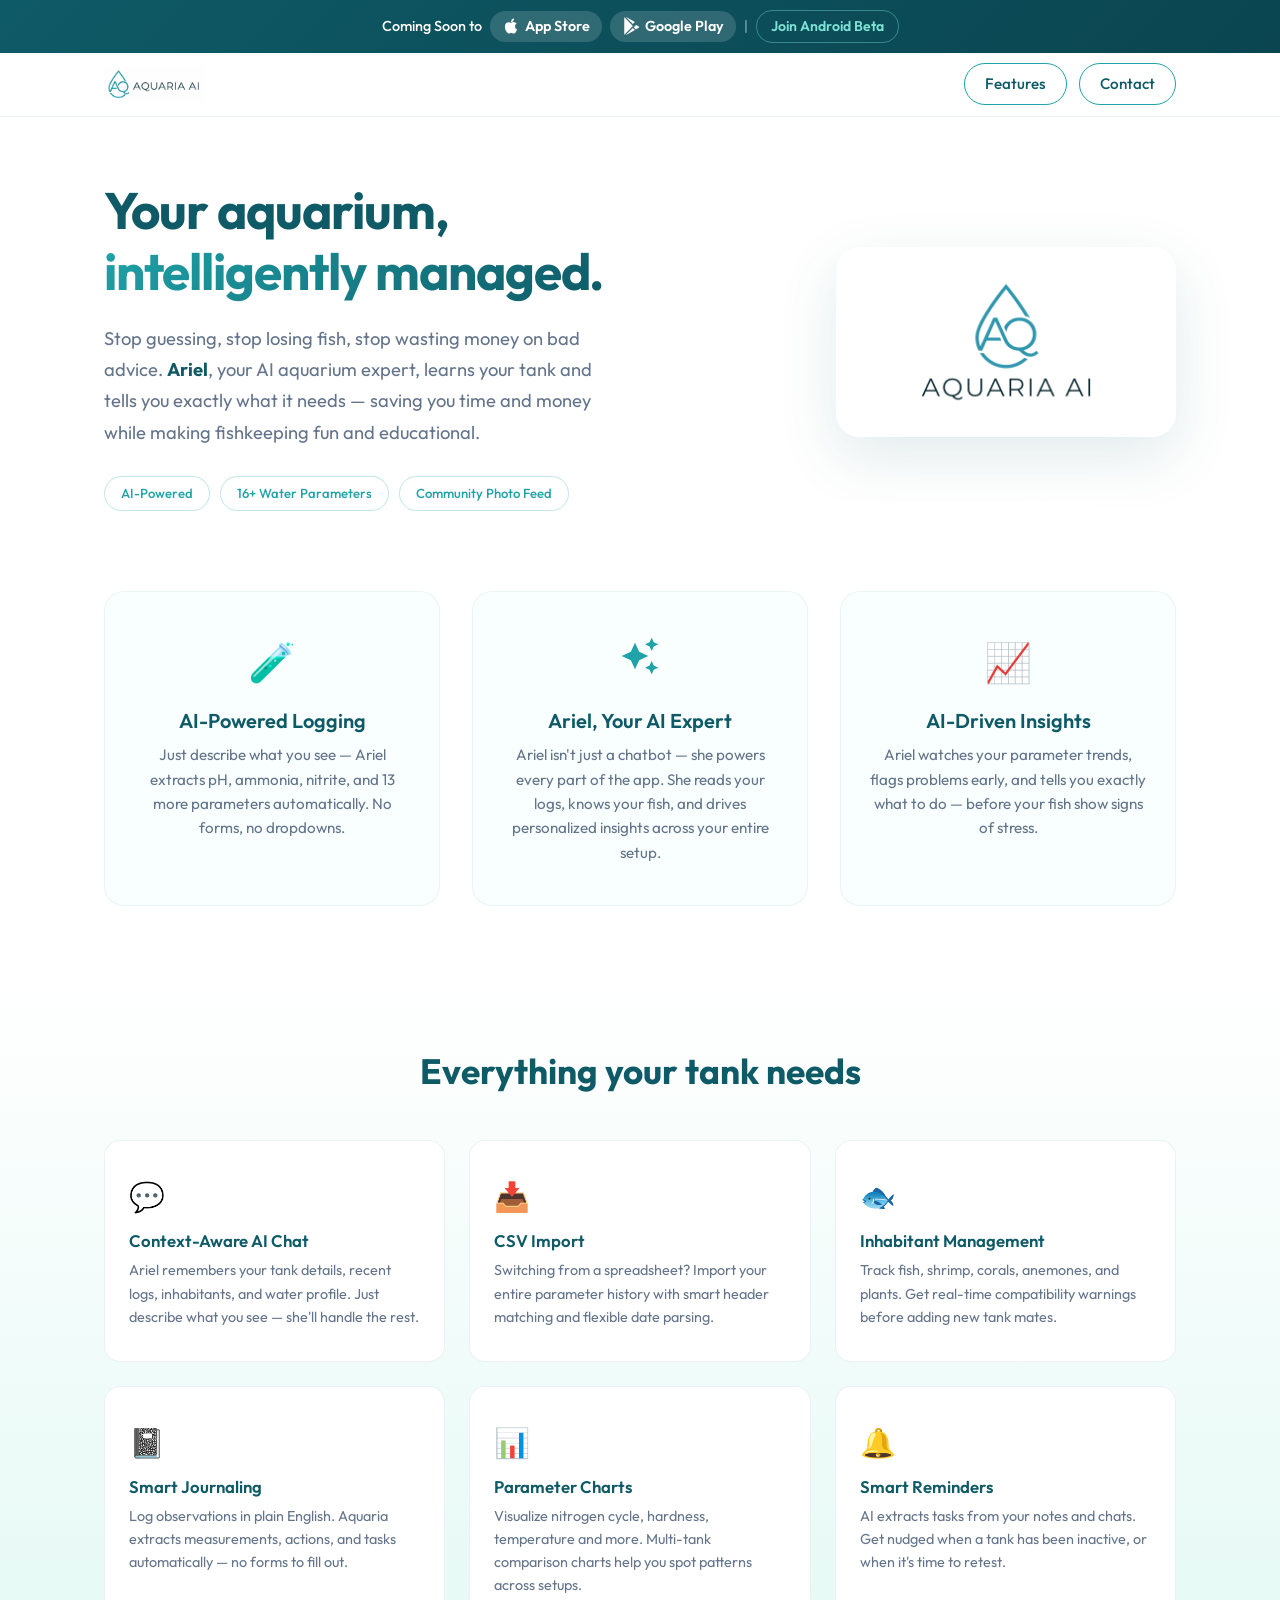
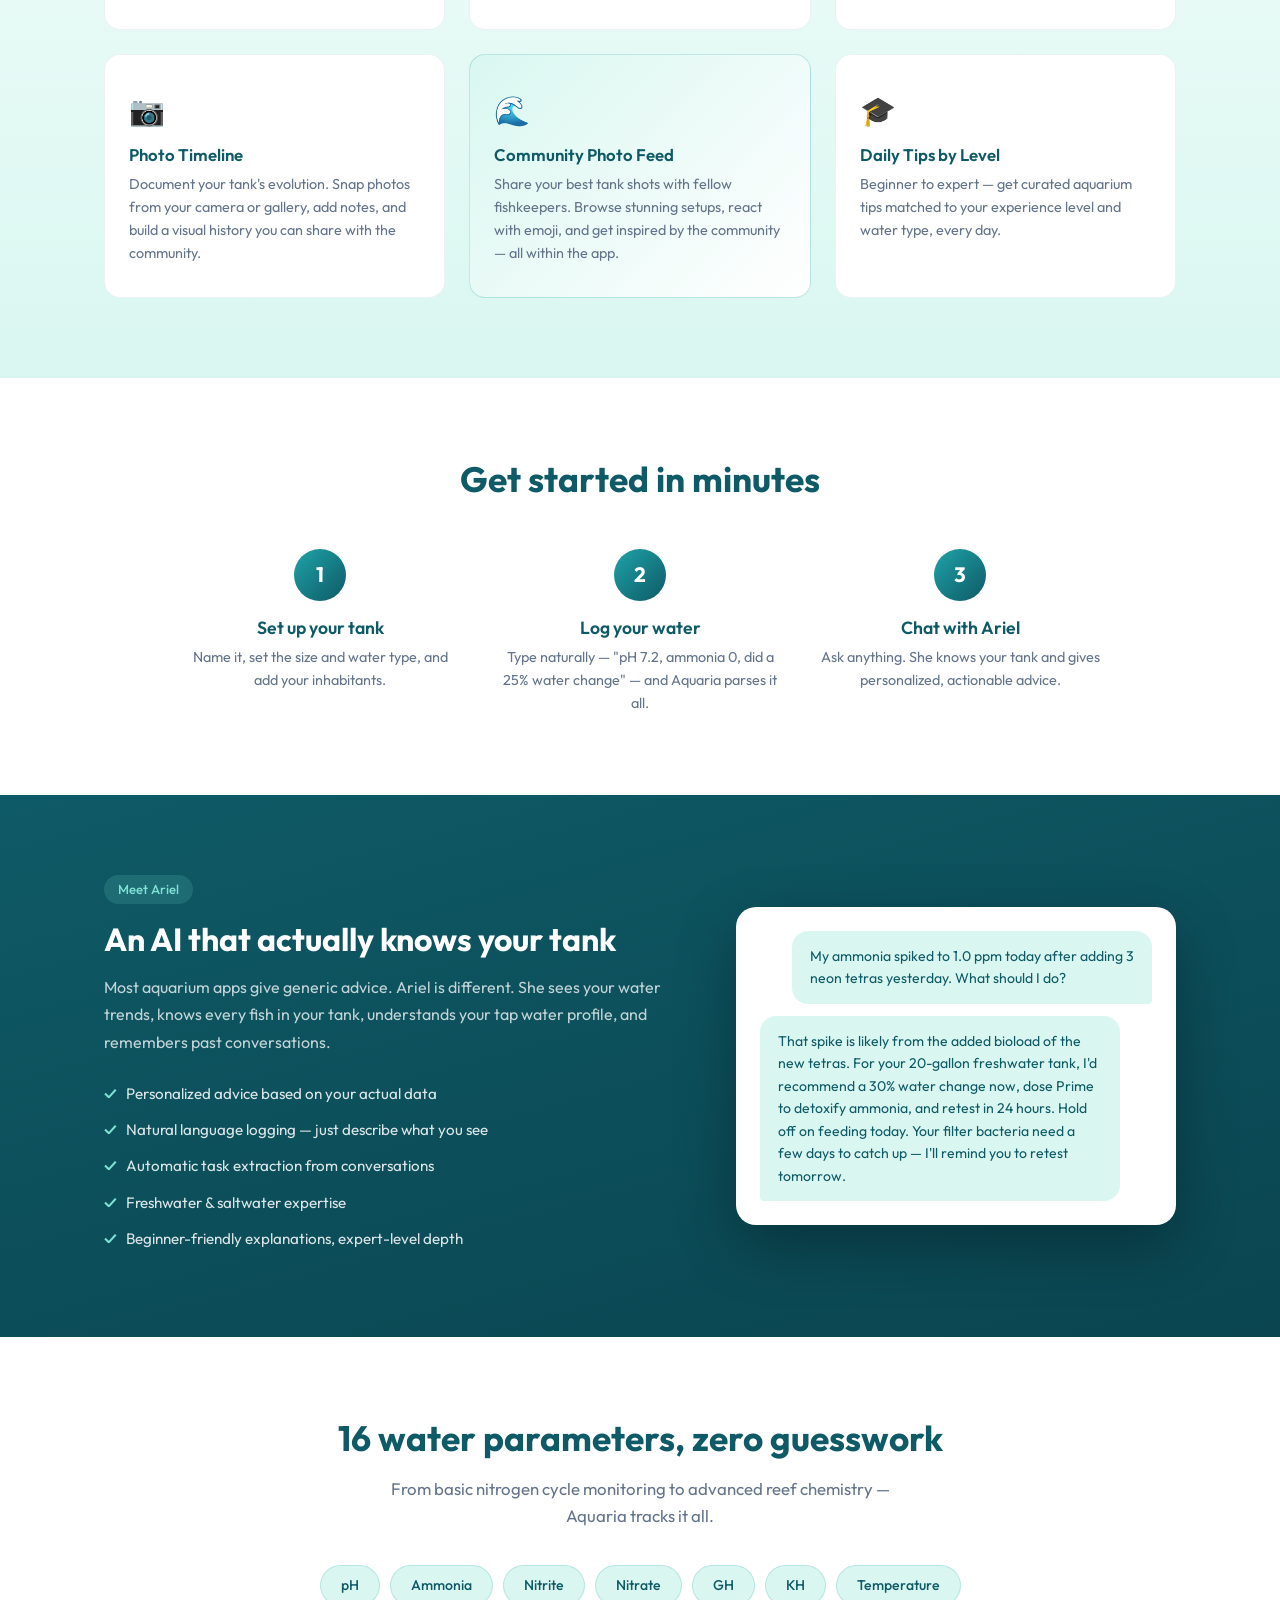
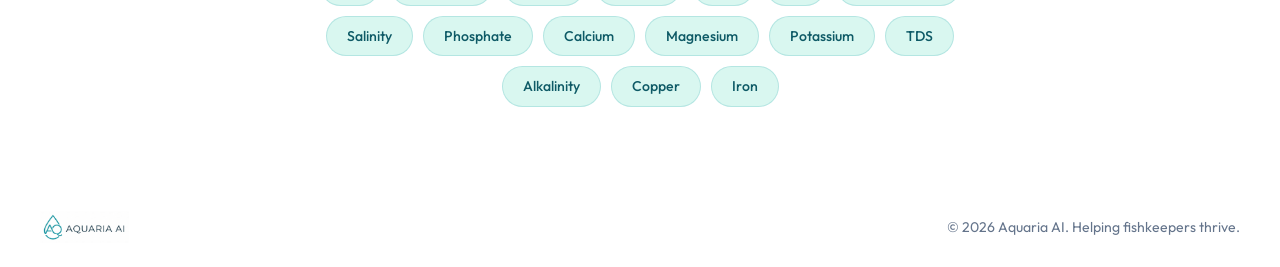
<file: docs/index.html>
<!DOCTYPE html>
<html lang="en">
<head>
  <meta charset="UTF-8">
  <meta name="viewport" content="width=device-width, initial-scale=1.0">
  <title>Aquaria AI — Your Intelligent Aquarium Companion</title>
  <meta name="description" content="Aquaria AI is an AI-powered aquarium companion app that helps you track water parameters, manage tank inhabitants, and get expert advice from Ariel, your personal aquarium AI assistant.">
  <link rel="icon" type="image/jpeg" href="assets/icon.jpg">
  <link rel="preconnect" href="https://fonts.googleapis.com">
  <link rel="preconnect" href="https://fonts.gstatic.com" crossorigin>
  <link href="https://fonts.googleapis.com/css2?family=Outfit:wght@300;400;500;600;700&display=swap" rel="stylesheet">
  <link rel="stylesheet" href="styles.css">
</head>
<body>

  <!-- ANNOUNCEMENT BAR -->
  <div class="announcement-bar">
    <span>Coming Soon to</span>
    <span class="store-badge">
      <svg viewBox="0 0 24 24" width="18" height="18" fill="currentColor"><path d="M18.71 19.5c-.83 1.24-1.71 2.45-3.05 2.47-1.34.03-1.77-.79-3.29-.79-1.53 0-2 .77-3.27.82-1.31.05-2.3-1.32-3.14-2.53C4.25 17 2.94 12.45 4.7 9.39c.87-1.52 2.43-2.48 4.12-2.51 1.28-.02 2.5.87 3.29.87.78 0 2.26-1.07 3.8-.91.65.03 2.47.26 3.64 1.98-.09.06-2.17 1.28-2.15 3.81.03 3.02 2.65 4.03 2.68 4.04-.03.07-.42 1.44-1.38 2.83M13 3.5c.73-.83 1.94-1.46 2.94-1.5.13 1.17-.34 2.35-1.04 3.19-.69.85-1.83 1.51-2.95 1.42-.15-1.15.41-2.35 1.05-3.11z"/></svg>
      App Store
    </span>
    <span class="store-badge">
      <svg viewBox="0 0 24 24" width="18" height="18" fill="currentColor"><path d="M3.18 23.64L14.54 12 3.18.36c-.2.12-.18.46-.18.5v22.28c0 .04-.02.38.18.5zm1.44.86l12.63-7.2-2.77-2.78L4.62 24.5zm14.32-8.34L22 14.54c.4-.23.64-.65.64-1.08s-.24-.86-.64-1.08l-3.3-1.88-3.05 3.05 3.29 3.61zM4.62-.5l9.86 9.98 2.77-2.78L4.62-.5z"/></svg>
      Google Play
    </span>
    <span class="store-separator">|</span>
    <a href="#" class="beta-link" onclick="document.getElementById('beta-modal').classList.add('open');return false;">Join Android Beta</a>
  </div>

  <!-- NAV -->
  <nav class="nav">
    <div class="container nav-inner">
      <img src="assets/logo-side.png" alt="Aquaria AI" class="nav-logo">
      <div class="nav-links">
        <a href="#features" class="nav-link">Features</a>
        <a href="#" class="nav-link" onclick="document.getElementById('contact-modal').classList.add('open');return false;">Contact</a>
      </div>
    </div>
  </nav>

  <!-- HERO -->
  <header class="hero">
    <div class="container hero-inner">
      <div class="hero-text">
        <h1>Your aquarium,<br><span class="gradient-text">intelligently managed.</span></h1>
        <p class="hero-sub">Stop guessing, stop losing fish, stop wasting money on bad advice. <strong>Ariel</strong>, your AI aquarium expert, learns your tank and tells you exactly what it needs — saving you time and money while making fishkeeping fun and educational.</p>
        <div class="hero-badges">
          <span class="badge">AI-Powered</span>
          <span class="badge">16+ Water Parameters</span>
          <span class="badge">Community Photo Feed</span>
        </div>
      </div>
      <div class="hero-logo">
        <img src="assets/fulllogo.jpg" alt="Aquaria AI logo">
      </div>
    </div>
    <div class="hero-wave">
      <svg viewBox="0 0 1440 120" preserveAspectRatio="none">
        <path d="M0,64 C360,120 720,0 1440,64 L1440,120 L0,120 Z" fill="#ffffff"/>
      </svg>
    </div>
  </header>

  <!-- VALUE PROPS -->
  <section class="value">
    <div class="container">
      <div class="value-grid">
        <div class="value-card">
          <div class="value-icon">🧪</div>
          <h3>AI-Powered Logging</h3>
          <p>Just describe what you see — Ariel extracts pH, ammonia, nitrite, and 13 more parameters automatically. No forms, no dropdowns.</p>
        </div>
        <div class="value-card">
          <div class="value-icon"><svg viewBox="0 0 24 24" width="40" height="40" fill="#1FA2A8"><path d="M19 9l1.25-2.75L23 5l-2.75-1.25L19 1l-1.25 2.75L15 5l2.75 1.25L19 9zm-7.5.5L9 4 6.5 9.5 1 12l5.5 2.5L9 20l2.5-5.5L17 12l-5.5-2.5zm7.5 5.5l-1.25 2.75L15 19l2.75 1.25L19 23l1.25-2.75L23 19l-2.75-1.25L19 15z"/></svg></div>
          <h3>Ariel, Your AI Expert</h3>
          <p>Ariel isn't just a chatbot — she powers every part of the app. She reads your logs, knows your fish, and drives personalized insights across your entire setup.</p>
        </div>
        <div class="value-card">
          <div class="value-icon">📈</div>
          <h3>AI-Driven Insights</h3>
          <p>Ariel watches your parameter trends, flags problems early, and tells you exactly what to do — before your fish show signs of stress.</p>
        </div>
      </div>
    </div>
  </section>

  <!-- FEATURES -->
  <section id="features" class="features">
    <div class="container">
      <h2>Everything your tank needs</h2>
      <div class="features-grid">

        <div class="feature-card">
          <div class="feature-icon">💬</div>
          <h4>Context-Aware AI Chat</h4>
          <p>Ariel remembers your tank details, recent logs, inhabitants, and water profile. Just describe what you see — she'll handle the rest.</p>
        </div>

        <div class="feature-card">
          <div class="feature-icon">📥</div>
          <h4>CSV Import</h4>
          <p>Switching from a spreadsheet? Import your entire parameter history with smart header matching and flexible date parsing.</p>
        </div>

        <div class="feature-card">
          <div class="feature-icon">🐟</div>
          <h4>Inhabitant Management</h4>
          <p>Track fish, shrimp, corals, anemones, and plants. Get real-time compatibility warnings before adding new tank mates.</p>
        </div>

        <div class="feature-card">
          <div class="feature-icon">📓</div>
          <h4>Smart Journaling</h4>
          <p>Log observations in plain English. Aquaria extracts measurements, actions, and tasks automatically — no forms to fill out.</p>
        </div>

        <div class="feature-card">
          <div class="feature-icon">📊</div>
          <h4>Parameter Charts</h4>
          <p>Visualize nitrogen cycle, hardness, temperature and more. Multi-tank comparison charts help you spot patterns across setups.</p>
        </div>

        <div class="feature-card">
          <div class="feature-icon">🔔</div>
          <h4>Smart Reminders</h4>
          <p>AI extracts tasks from your notes and chats. Get nudged when a tank has been inactive, or when it's time to retest.</p>
        </div>

        <div class="feature-card">
          <div class="feature-icon">📷</div>
          <h4>Photo Timeline</h4>
          <p>Document your tank's evolution. Snap photos from your camera or gallery, add notes, and build a visual history you can share with the community.</p>
        </div>

        <div class="feature-card feature-card--highlight">
          <div class="feature-icon">🌊</div>
          <h4>Community Photo Feed</h4>
          <p>Share your best tank shots with fellow fishkeepers. Browse stunning setups, react with emoji, and get inspired by the community — all within the app.</p>
        </div>

        <div class="feature-card">
          <div class="feature-icon">🎓</div>
          <h4>Daily Tips by Level</h4>
          <p>Beginner to expert — get curated aquarium tips matched to your experience level and water type, every day.</p>
        </div>
        </div>

      </div>
    </div>
  </section>

  <!-- HOW IT WORKS -->
  <section class="how">
    <div class="container">
      <h2>Get started in minutes</h2>
      <div class="steps">
        <div class="step">
          <div class="step-num">1</div>
          <h4>Set up your tank</h4>
          <p>Name it, set the size and water type, and add your inhabitants.</p>
        </div>
        <div class="step">
          <div class="step-num">2</div>
          <h4>Log your water</h4>
          <p>Type naturally — "pH 7.2, ammonia 0, did a 25% water change" — and Aquaria parses it all.</p>
        </div>
        <div class="step">
          <div class="step-num">3</div>
          <h4>Chat with Ariel</h4>
          <p>Ask anything. She knows your tank and gives personalized, actionable advice.</p>
        </div>
      </div>
    </div>
  </section>

  <!-- ARIEL SPOTLIGHT -->
  <section class="spotlight">
    <div class="container spotlight-inner">
      <div class="spotlight-text">
        <span class="spotlight-label">Meet Ariel</span>
        <h2>An AI that actually knows your tank</h2>
        <p>Most aquarium apps give generic advice. Ariel is different. She sees your water trends, knows every fish in your tank, understands your tap water profile, and remembers past conversations.</p>
        <ul>
          <li>Personalized advice based on your actual data</li>
          <li>Natural language logging — just describe what you see</li>
          <li>Automatic task extraction from conversations</li>
          <li>Freshwater & saltwater expertise</li>
          <li>Beginner-friendly explanations, expert-level depth</li>
        </ul>
      </div>
      <div class="spotlight-visual">
        <div class="chat-mock">
          <div class="chat-bubble user">My ammonia spiked to 1.0 ppm today after adding 3 neon tetras yesterday. What should I do?</div>
          <div class="chat-bubble assistant">That spike is likely from the added bioload of the new tetras. For your 20-gallon freshwater tank, I'd recommend a 30% water change now, dose Prime to detoxify ammonia, and retest in 24 hours. Hold off on feeding today. Your filter bacteria need a few days to catch up — I'll remind you to retest tomorrow.</div>
        </div>
      </div>
    </div>
  </section>

  <!-- SUPPORTED PARAMS -->
  <section class="params">
    <div class="container">
      <h2>16 water parameters, zero guesswork</h2>
      <p class="params-sub">From basic nitrogen cycle monitoring to advanced reef chemistry — Aquaria tracks it all.</p>
      <div class="param-chips">
        <span class="chip">pH</span>
        <span class="chip">Ammonia</span>
        <span class="chip">Nitrite</span>
        <span class="chip">Nitrate</span>
        <span class="chip">GH</span>
        <span class="chip">KH</span>
        <span class="chip">Temperature</span>
        <span class="chip">Salinity</span>
        <span class="chip">Phosphate</span>
        <span class="chip">Calcium</span>
        <span class="chip">Magnesium</span>
        <span class="chip">Potassium</span>
        <span class="chip">TDS</span>
        <span class="chip">Alkalinity</span>
        <span class="chip">Copper</span>
        <span class="chip">Iron</span>
      </div>
    </div>
  </section>

  <!-- FOOTER -->
  <footer class="footer">
    <div class="footer-bar">
      <img src="assets/logo-side.png" alt="Aquaria AI" class="footer-logo">
      <p>&copy; 2026 Aquaria AI. Helping fishkeepers thrive.</p>
    </div>
  </footer>

  <!-- CONTACT MODAL -->
  <div id="contact-modal" class="modal-overlay" onclick="if(event.target===this)this.classList.remove('open')">
    <div class="modal">
      <button class="modal-close" onclick="this.closest('.modal-overlay').classList.remove('open')">&times;</button>
      <h3>Get in touch</h3>
      <p class="modal-sub">Have a question or feedback? We'd love to hear from you.</p>
      <form id="contact-form" onsubmit="return submitContact(event)">
        <input type="email" id="contact-email" placeholder="Your email address" required>
        <textarea id="contact-message" placeholder="Your message" rows="4" required></textarea>
        <button type="submit" class="modal-submit">Send Message</button>
      </form>
      <div id="contact-success" class="contact-success" style="display:none;">
        <p>Thanks! We'll get back to you soon.</p>
      </div>
    </div>
  </div>

  <!-- BETA SIGNUP MODAL -->
  <div id="beta-modal" class="modal-overlay" onclick="if(event.target===this)this.classList.remove('open')">
    <div class="modal">
      <button class="modal-close" onclick="this.closest('.modal-overlay').classList.remove('open')">&times;</button>
      <h3>Aquaria AI — Android Beta</h3>
      <p class="modal-sub">Be among the first to try Aquaria AI on Android. Enter your email and we'll send you an invite when spots open up.</p>
      <form id="beta-form" onsubmit="return submitBeta(event)">
        <input type="email" id="beta-email" placeholder="Your email address" required>
        <button type="submit" class="modal-submit">Sign Up for Beta</button>
      </form>
      <div id="beta-success" class="contact-success" style="display:none;">
        <p>You're on the list! We'll be in touch soon.</p>
      </div>
    </div>
  </div>

  <script>
  var _SB = 'https://jdiwsvealnrzdxofomvz.supabase.co';
  var _AK = 'eyJhbGciOiJIUzI1NiIsInR5cCI6IkpXVCJ9.eyJpc3MiOiJzdXBhYmFzZSIsInJlZiI6ImpkaXdzdmVhbG5yemR4b2ZvbXZ6Iiwicm9sZSI6ImFub24iLCJpYXQiOjE3NzI4ODgyODgsImV4cCI6MjA4ODQ2NDI4OH0.NzNg9zyrqjzGNbjJRZN6oApu3e4xZY75Vq-SfocvGLk';

  function submitContact(e) {
    e.preventDefault();
    var email = document.getElementById('contact-email').value;
    var message = document.getElementById('contact-message').value;
    var btn = e.target.querySelector('button[type="submit"]');
    btn.disabled = true;
    btn.textContent = 'Sending...';
    fetch(_SB + '/rest/v1/contact_submissions', {
      method: 'POST',
      headers: {
        'apikey': _AK,
        'Authorization': 'Bearer ' + _AK,
        'Content-Type': 'application/json',
        'Prefer': 'return=minimal'
      },
      body: JSON.stringify({ email: email, message: message })
    }).then(function(r) {
      if (r.ok) {
        document.getElementById('contact-form').style.display = 'none';
        document.getElementById('contact-success').style.display = 'block';
      } else {
        btn.disabled = false;
        btn.textContent = 'Send Message';
        alert('Something went wrong. Please try again.');
      }
    }).catch(function() {
      btn.disabled = false;
      btn.textContent = 'Send Message';
      alert('Something went wrong. Please try again.');
    });
    return false;
  }

  function submitBeta(e) {
    e.preventDefault();
    var email = document.getElementById('beta-email').value;
    var btn = e.target.querySelector('button[type="submit"]');
    btn.disabled = true;
    btn.textContent = 'Signing up...';
    fetch(_SB + '/rest/v1/beta_signups', {
      method: 'POST',
      headers: {
        'apikey': _AK,
        'Authorization': 'Bearer ' + _AK,
        'Content-Type': 'application/json',
        'Prefer': 'return=minimal'
      },
      body: JSON.stringify({ email: email })
    }).then(function(r) {
      if (r.ok) {
        document.getElementById('beta-form').style.display = 'none';
        document.getElementById('beta-success').style.display = 'block';
      } else {
        btn.disabled = false;
        btn.textContent = 'Sign Up for Beta';
        alert('Something went wrong. Please try again.');
      }
    }).catch(function() {
      btn.disabled = false;
      btn.textContent = 'Sign Up for Beta';
      alert('Something went wrong. Please try again.');
    });
    return false;
  }
  </script>

</body>
</html>
</file>
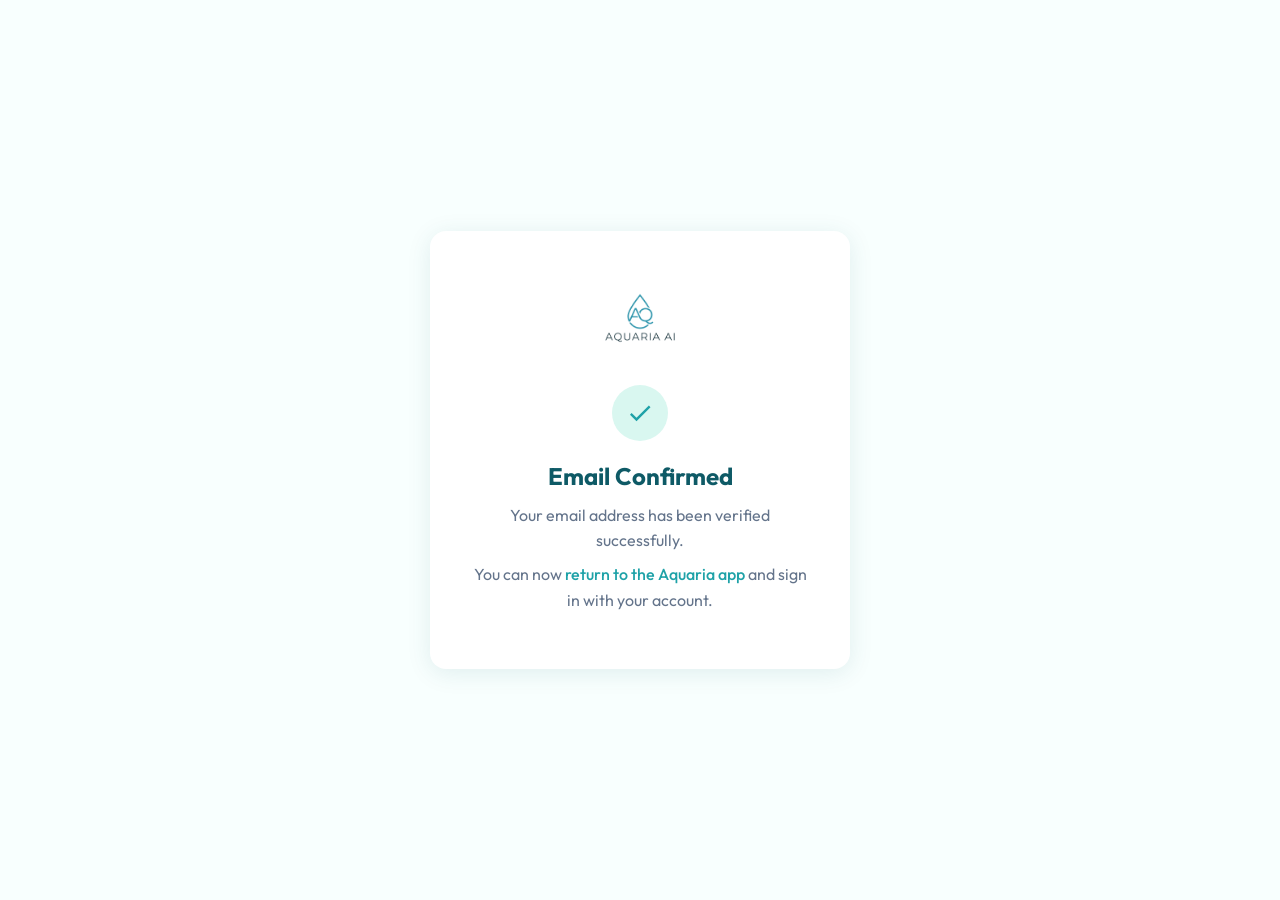
<file: docs/confirmed.html>
<!DOCTYPE html>
<html lang="en">
<head>
  <meta charset="UTF-8">
  <meta name="viewport" content="width=device-width, initial-scale=1.0">
  <title>Email Confirmed — Aquaria AI</title>
  <link rel="icon" type="image/jpeg" href="assets/icon.jpg">
  <link rel="preconnect" href="https://fonts.googleapis.com">
  <link rel="preconnect" href="https://fonts.gstatic.com" crossorigin>
  <link href="https://fonts.googleapis.com/css2?family=Outfit:wght@300;400;500;600;700&display=swap" rel="stylesheet">
  <style>
    *, *::before, *::after { margin: 0; padding: 0; box-sizing: border-box; }
    body {
      font-family: 'Outfit', system-ui, -apple-system, sans-serif;
      color: #0E5A66;
      background: #f8fffe;
      min-height: 100vh;
      display: flex;
      align-items: center;
      justify-content: center;
      -webkit-font-smoothing: antialiased;
    }
    .card {
      background: #ffffff;
      border-radius: 16px;
      box-shadow: 0 4px 24px rgba(14, 90, 102, 0.1);
      padding: 48px 40px;
      max-width: 420px;
      width: 90%;
      text-align: center;
    }
    .logo { width: 140px; margin-bottom: 24px; }
    .icon {
      width: 56px;
      height: 56px;
      background: #D9F7F0;
      border-radius: 50%;
      display: flex;
      align-items: center;
      justify-content: center;
      margin: 0 auto 20px;
    }
    .icon svg { width: 28px; height: 28px; fill: #1FA2A8; }
    h1 { font-size: 1.5rem; font-weight: 700; margin-bottom: 12px; }
    p { color: #64748b; font-size: 1rem; line-height: 1.6; margin-bottom: 8px; }
    .highlight { color: #1FA2A8; font-weight: 500; }
  </style>
</head>
<body>
  <div class="card">
    <img src="assets/fulllogo.jpg" alt="Aquaria AI" class="logo">
    <div class="icon">
      <svg viewBox="0 0 24 24"><path d="M9 16.17L4.83 12l-1.42 1.41L9 19 21 7l-1.41-1.41L9 16.17z"/></svg>
    </div>
    <h1>Email Confirmed</h1>
    <p>Your email address has been verified successfully.</p>
    <p>You can now <span class="highlight">return to the Aquaria app</span> and sign in with your account.</p>
  </div>
</body>
</html>
</file>
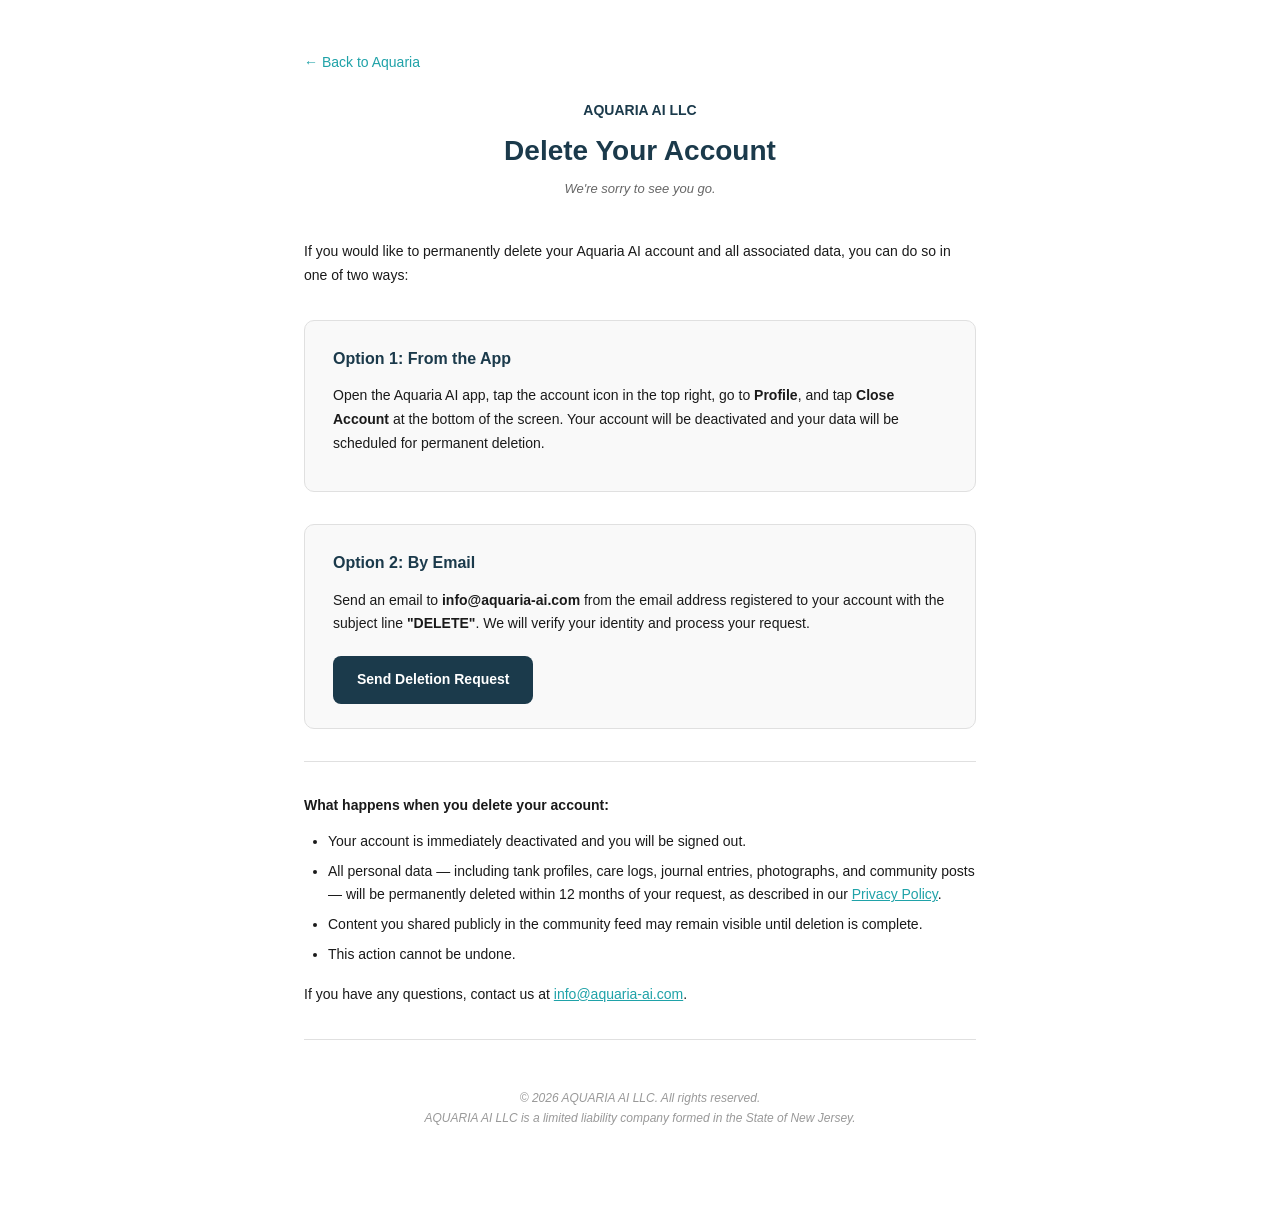
<file: docs/delete-account.html>
<!DOCTYPE html>
<html lang="en">
<head>
  <meta charset="UTF-8">
  <meta name="viewport" content="width=device-width, initial-scale=1.0">
  <title>Delete Account — Aquaria AI</title>
  <style>
    * { margin: 0; padding: 0; box-sizing: border-box; }
    body { font-family: -apple-system, BlinkMacSystemFont, 'Segoe UI', Roboto, sans-serif; color: #1a1a1a; line-height: 1.7; background: #fff; }
    .container { max-width: 720px; margin: 0 auto; padding: 48px 24px 80px; }
    h1 { font-size: 28px; font-weight: 700; margin-bottom: 4px; color: #1B3A4B; text-align: center; }
    .company { font-size: 14px; font-weight: 600; text-align: center; color: #1B3A4B; margin-bottom: 4px; }
    .subtitle { font-size: 13px; color: #666; margin-bottom: 40px; text-align: center; font-style: italic; }
    p, li { font-size: 14px; margin-bottom: 12px; }
    ul { padding-left: 24px; margin-bottom: 16px; }
    li { margin-bottom: 6px; }
    a { color: #1FA2A8; }
    .back { display: inline-block; margin-bottom: 24px; font-size: 14px; color: #1FA2A8; text-decoration: none; }
    .back:hover { text-decoration: underline; }
    hr { border: none; border-top: 1px solid #e0e0e0; margin: 32px 0; }
    .footer { text-align: center; font-size: 12px; color: #999; margin-top: 48px; font-style: italic; }
    .card { background: #f9f9f9; border: 1px solid #e0e0e0; border-radius: 10px; padding: 24px 28px; margin: 32px 0; }
    .card h2 { font-size: 16px; font-weight: 700; color: #1B3A4B; margin-bottom: 12px; }
    .email-link { display: inline-block; margin-top: 8px; padding: 12px 24px; background: #1B3A4B; color: #fff; text-decoration: none; border-radius: 8px; font-size: 14px; font-weight: 600; }
    .email-link:hover { background: #0E5A66; }
  </style>
</head>
<body>
  <div class="container">
    <a class="back" href="/">&larr; Back to Aquaria</a>

    <p class="company">AQUARIA AI LLC</p>
    <h1>Delete Your Account</h1>
    <p class="subtitle">We're sorry to see you go.</p>

    <p>If you would like to permanently delete your Aquaria AI account and all associated data, you can do so in one of two ways:</p>

    <div class="card">
      <h2>Option 1: From the App</h2>
      <p>Open the Aquaria AI app, tap the account icon in the top right, go to <strong>Profile</strong>, and tap <strong>Close Account</strong> at the bottom of the screen. Your account will be deactivated and your data will be scheduled for permanent deletion.</p>
    </div>

    <div class="card">
      <h2>Option 2: By Email</h2>
      <p>Send an email to <strong>info@aquaria-ai.com</strong> from the email address registered to your account with the subject line <strong>"DELETE"</strong>. We will verify your identity and process your request.</p>
      <a class="email-link" href="mailto:info@aquaria-ai.com?subject=DELETE">Send Deletion Request</a>
    </div>

    <hr>

    <p><strong>What happens when you delete your account:</strong></p>
    <ul>
      <li>Your account is immediately deactivated and you will be signed out.</li>
      <li>All personal data — including tank profiles, care logs, journal entries, photographs, and community posts — will be permanently deleted within 12 months of your request, as described in our <a href="/privacy">Privacy Policy</a>.</li>
      <li>Content you shared publicly in the community feed may remain visible until deletion is complete.</li>
      <li>This action cannot be undone.</li>
    </ul>

    <p>If you have any questions, contact us at <a href="mailto:info@aquaria-ai.com">info@aquaria-ai.com</a>.</p>

    <hr>
    <p class="footer">&copy; 2026 AQUARIA AI LLC. All rights reserved.<br>AQUARIA AI LLC is a limited liability company formed in the State of New Jersey.</p>
  </div>
</body>
</html>
</file>
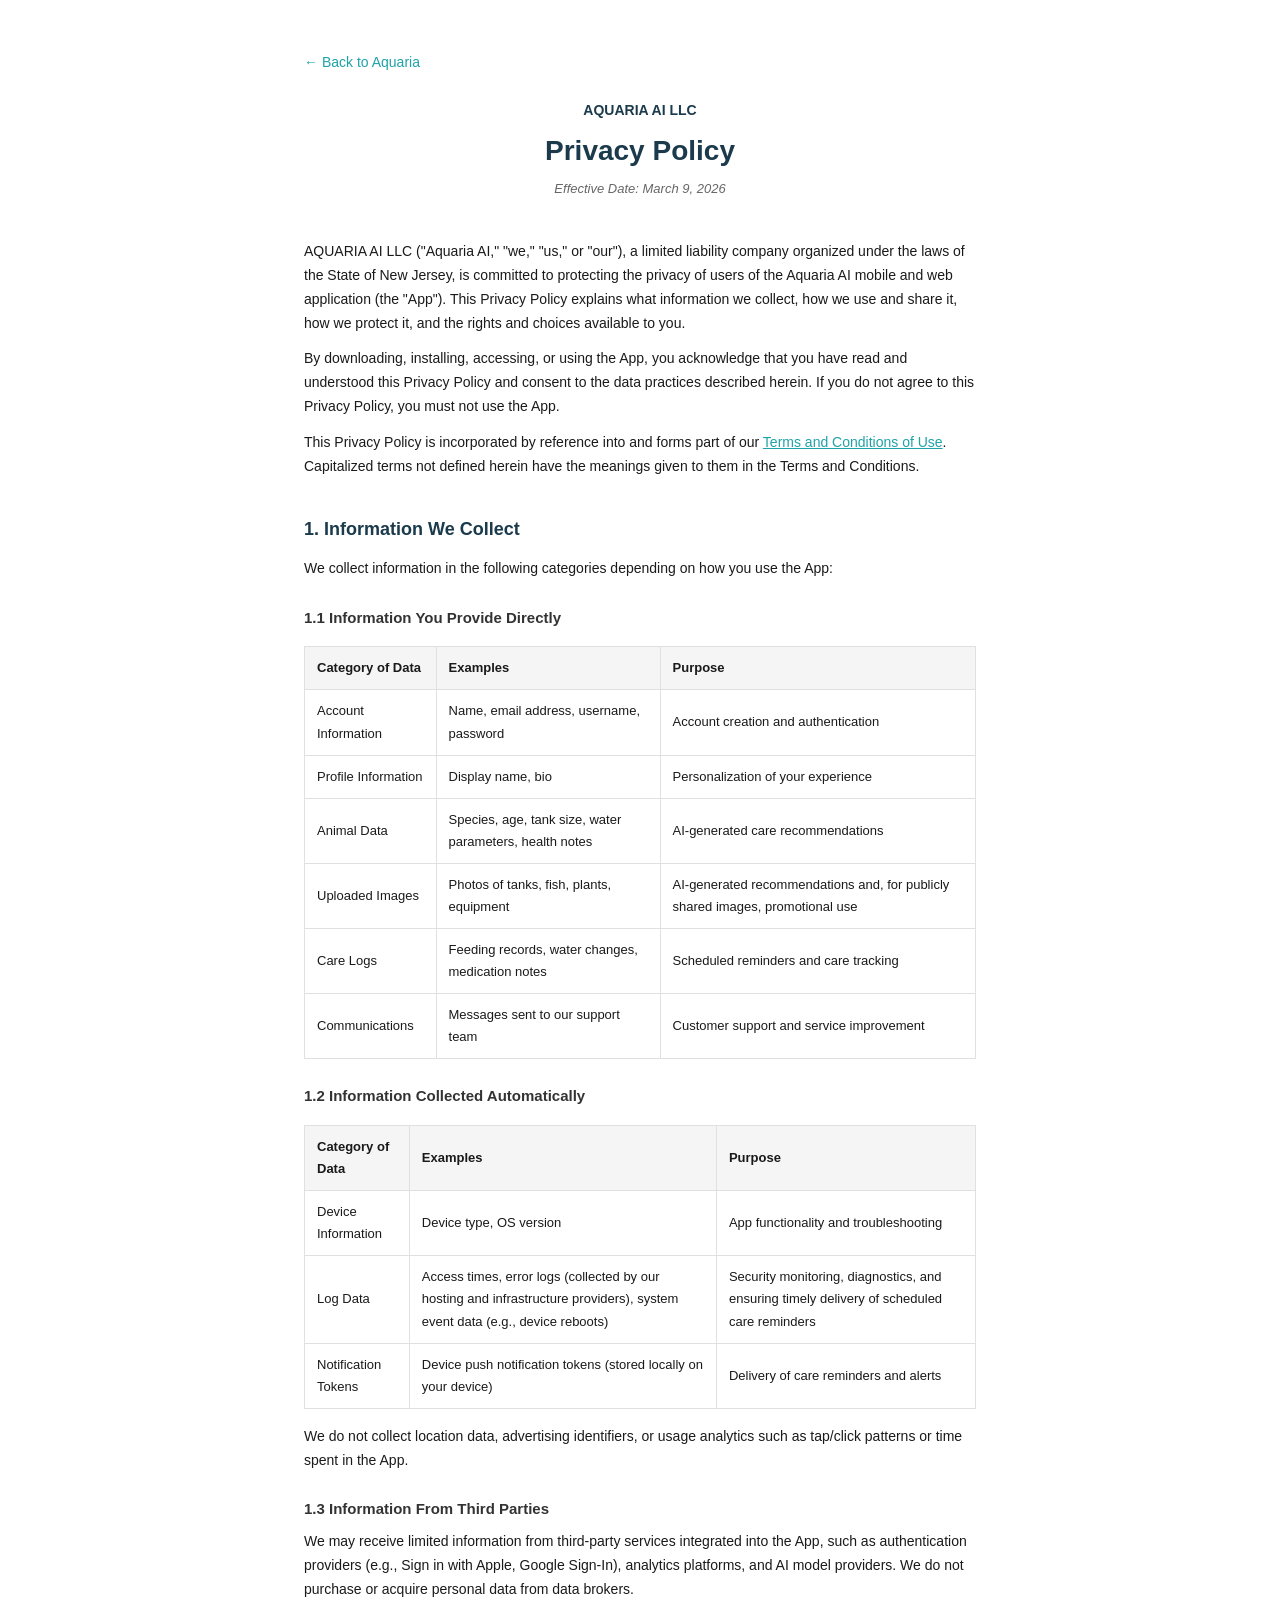
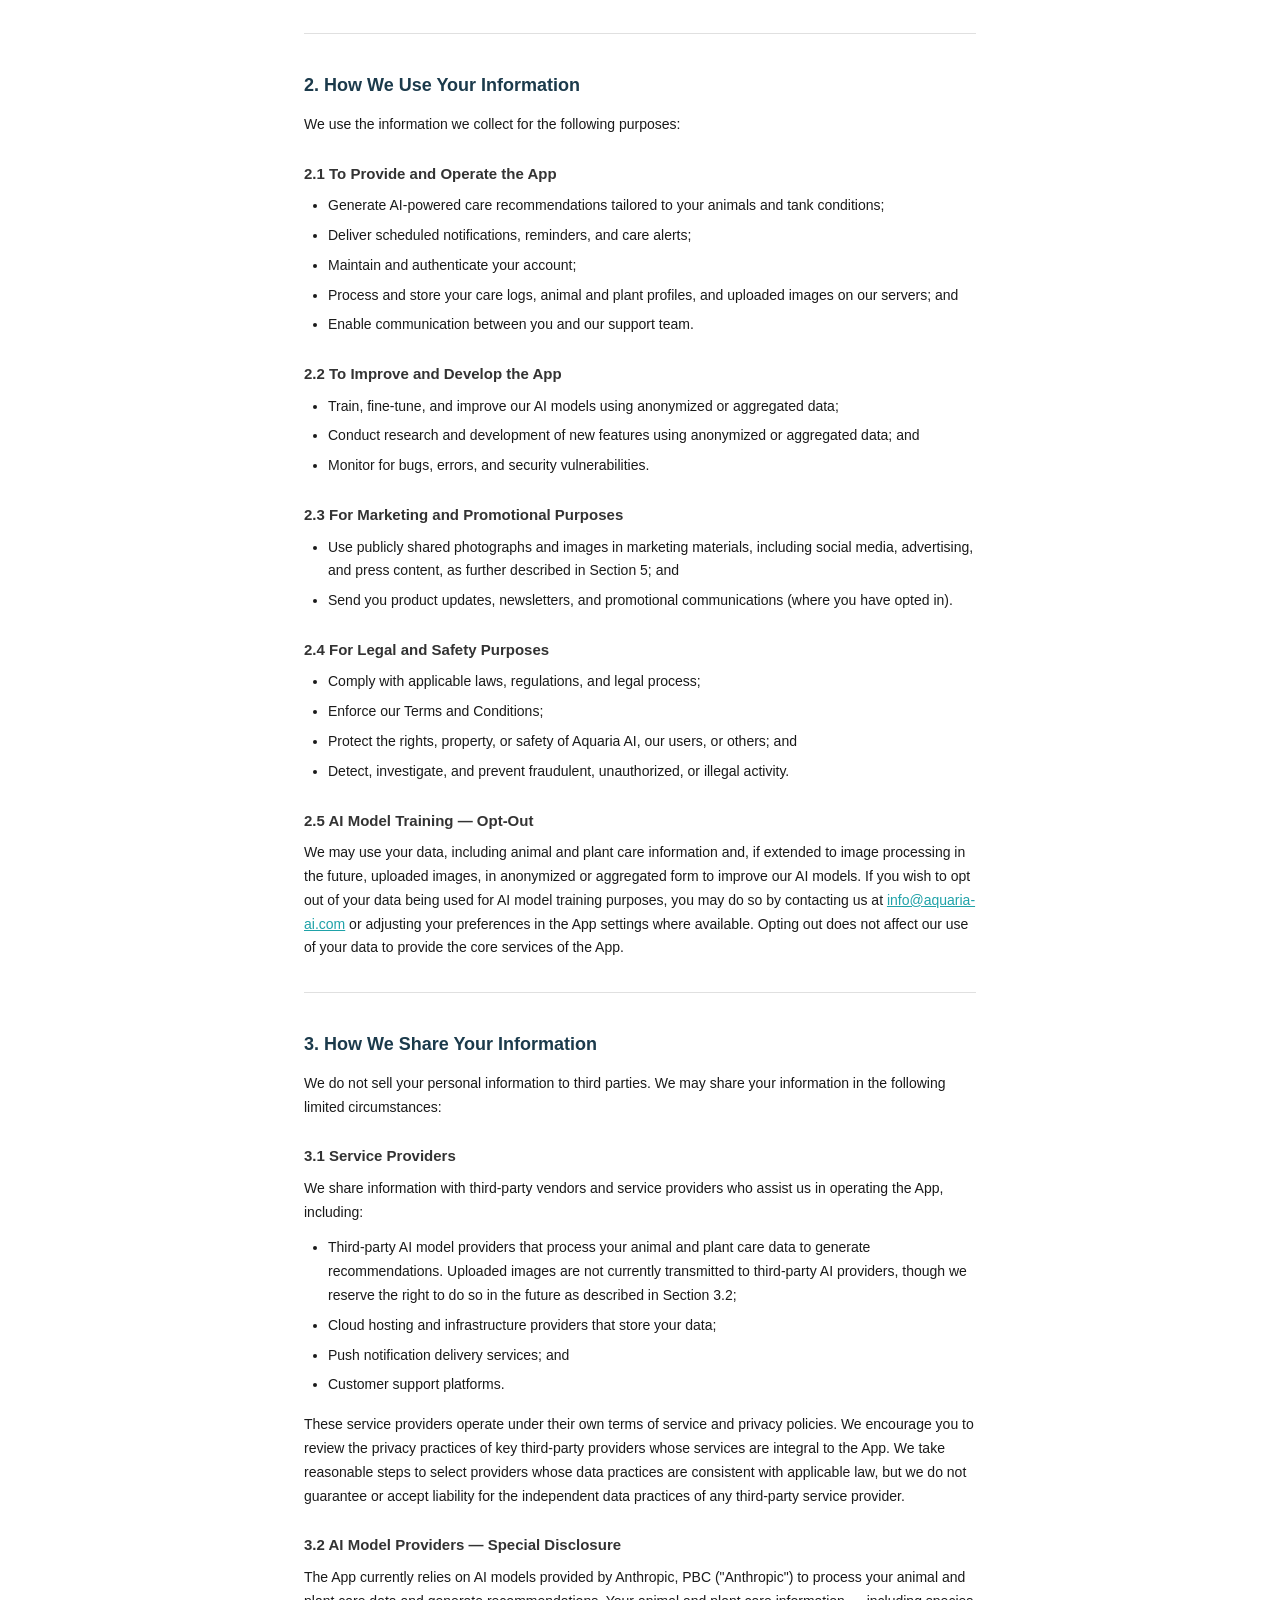
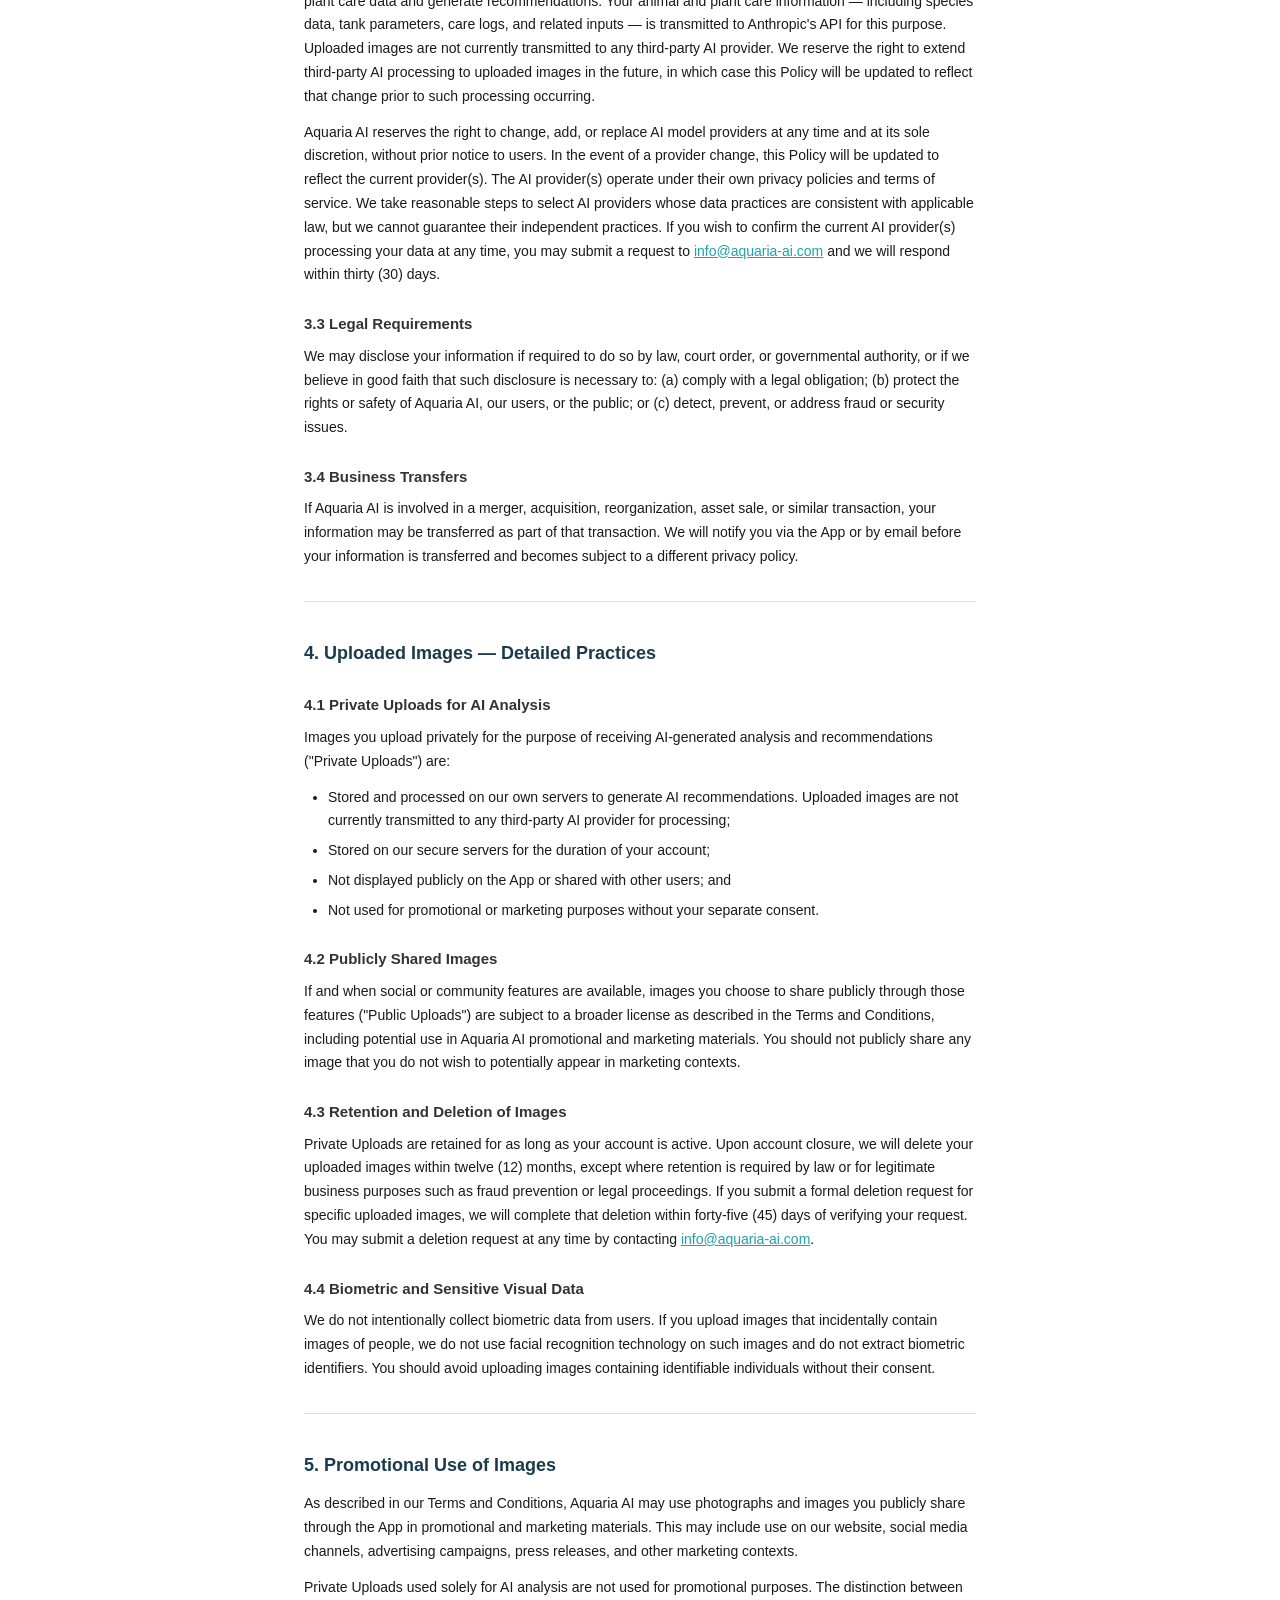
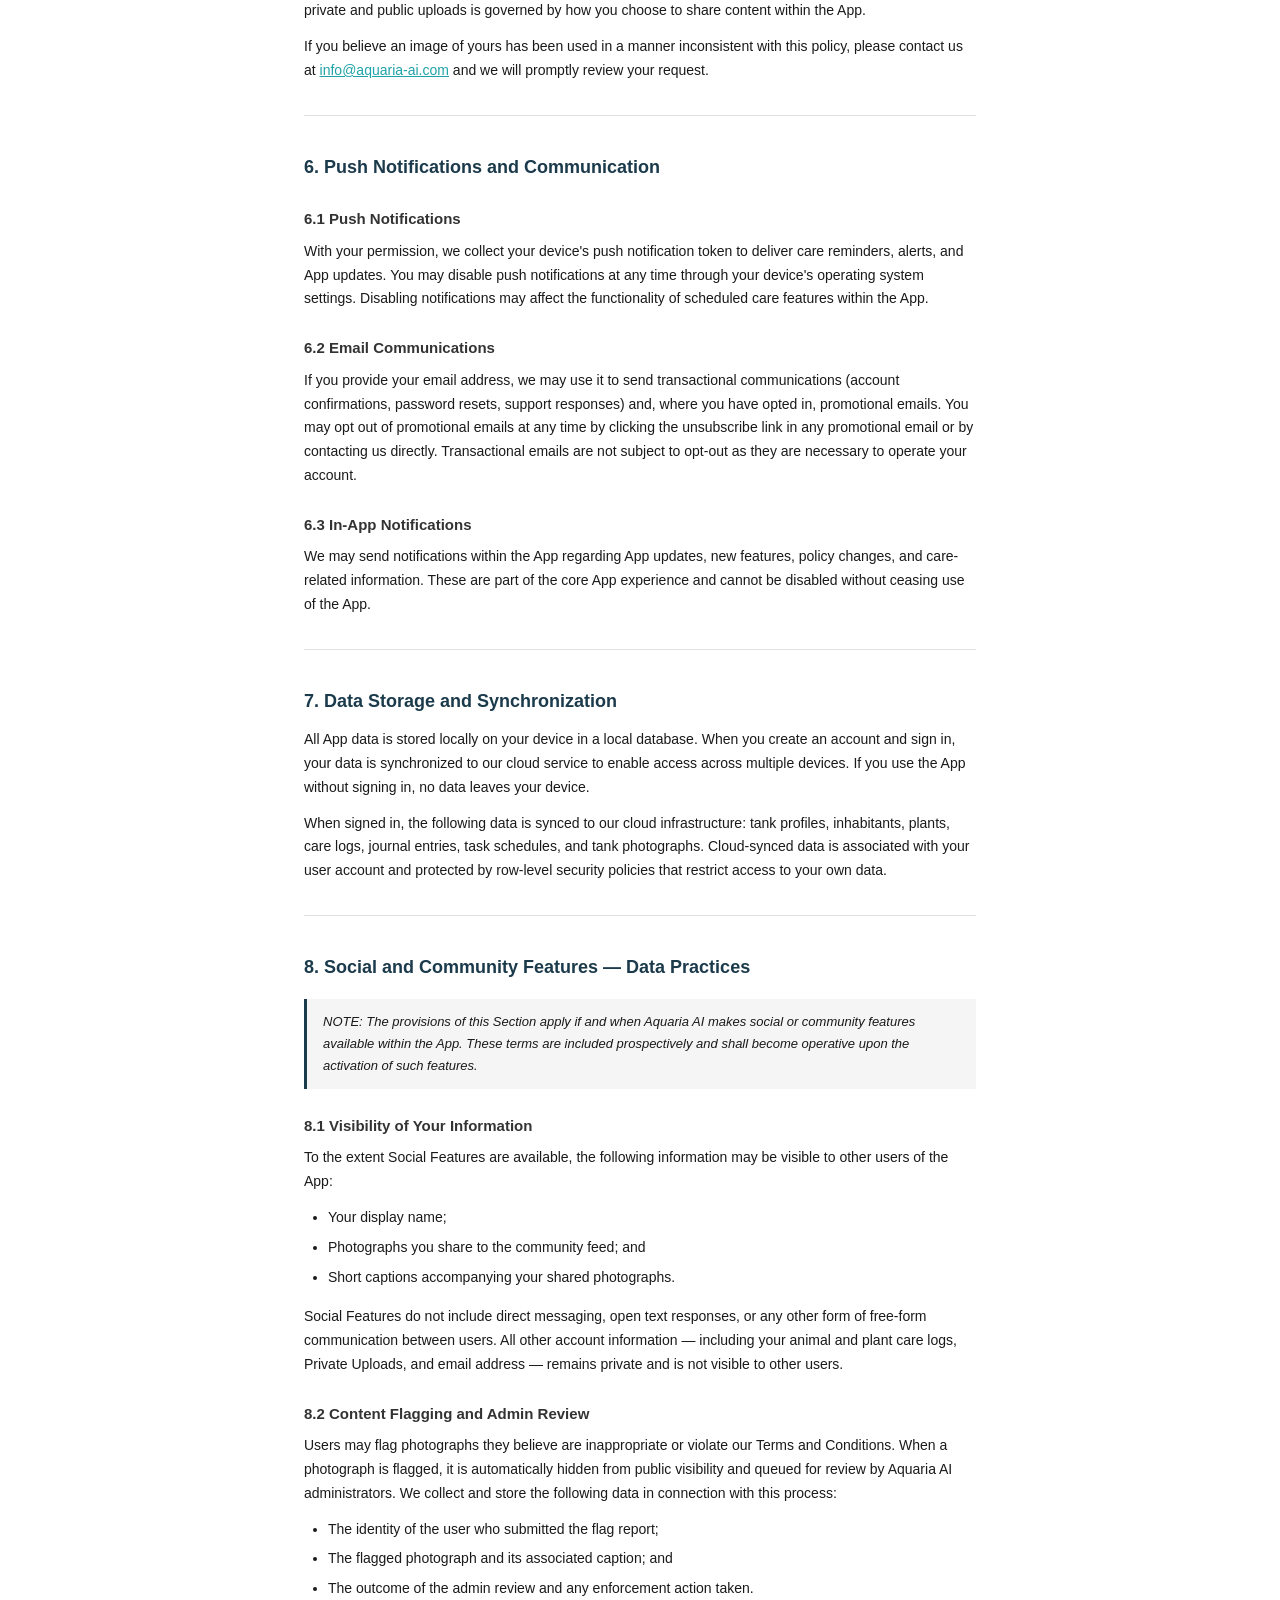
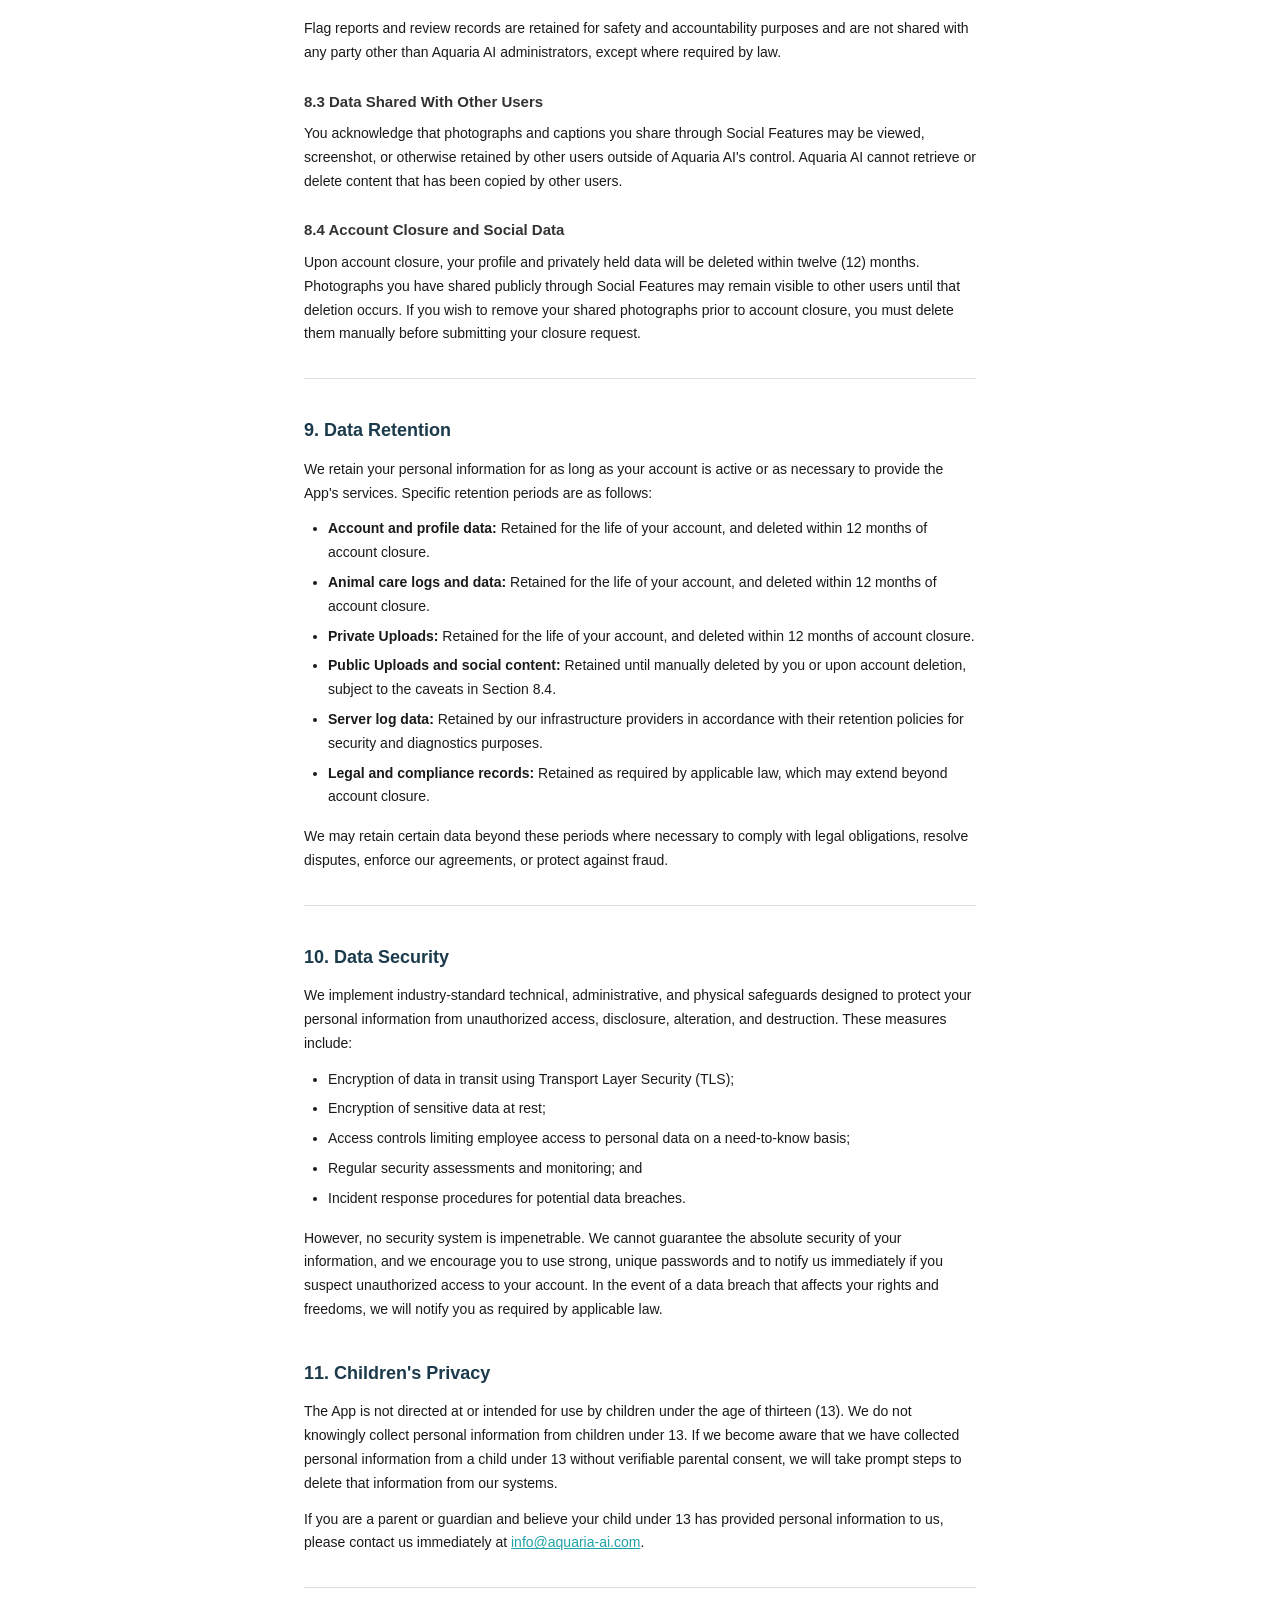
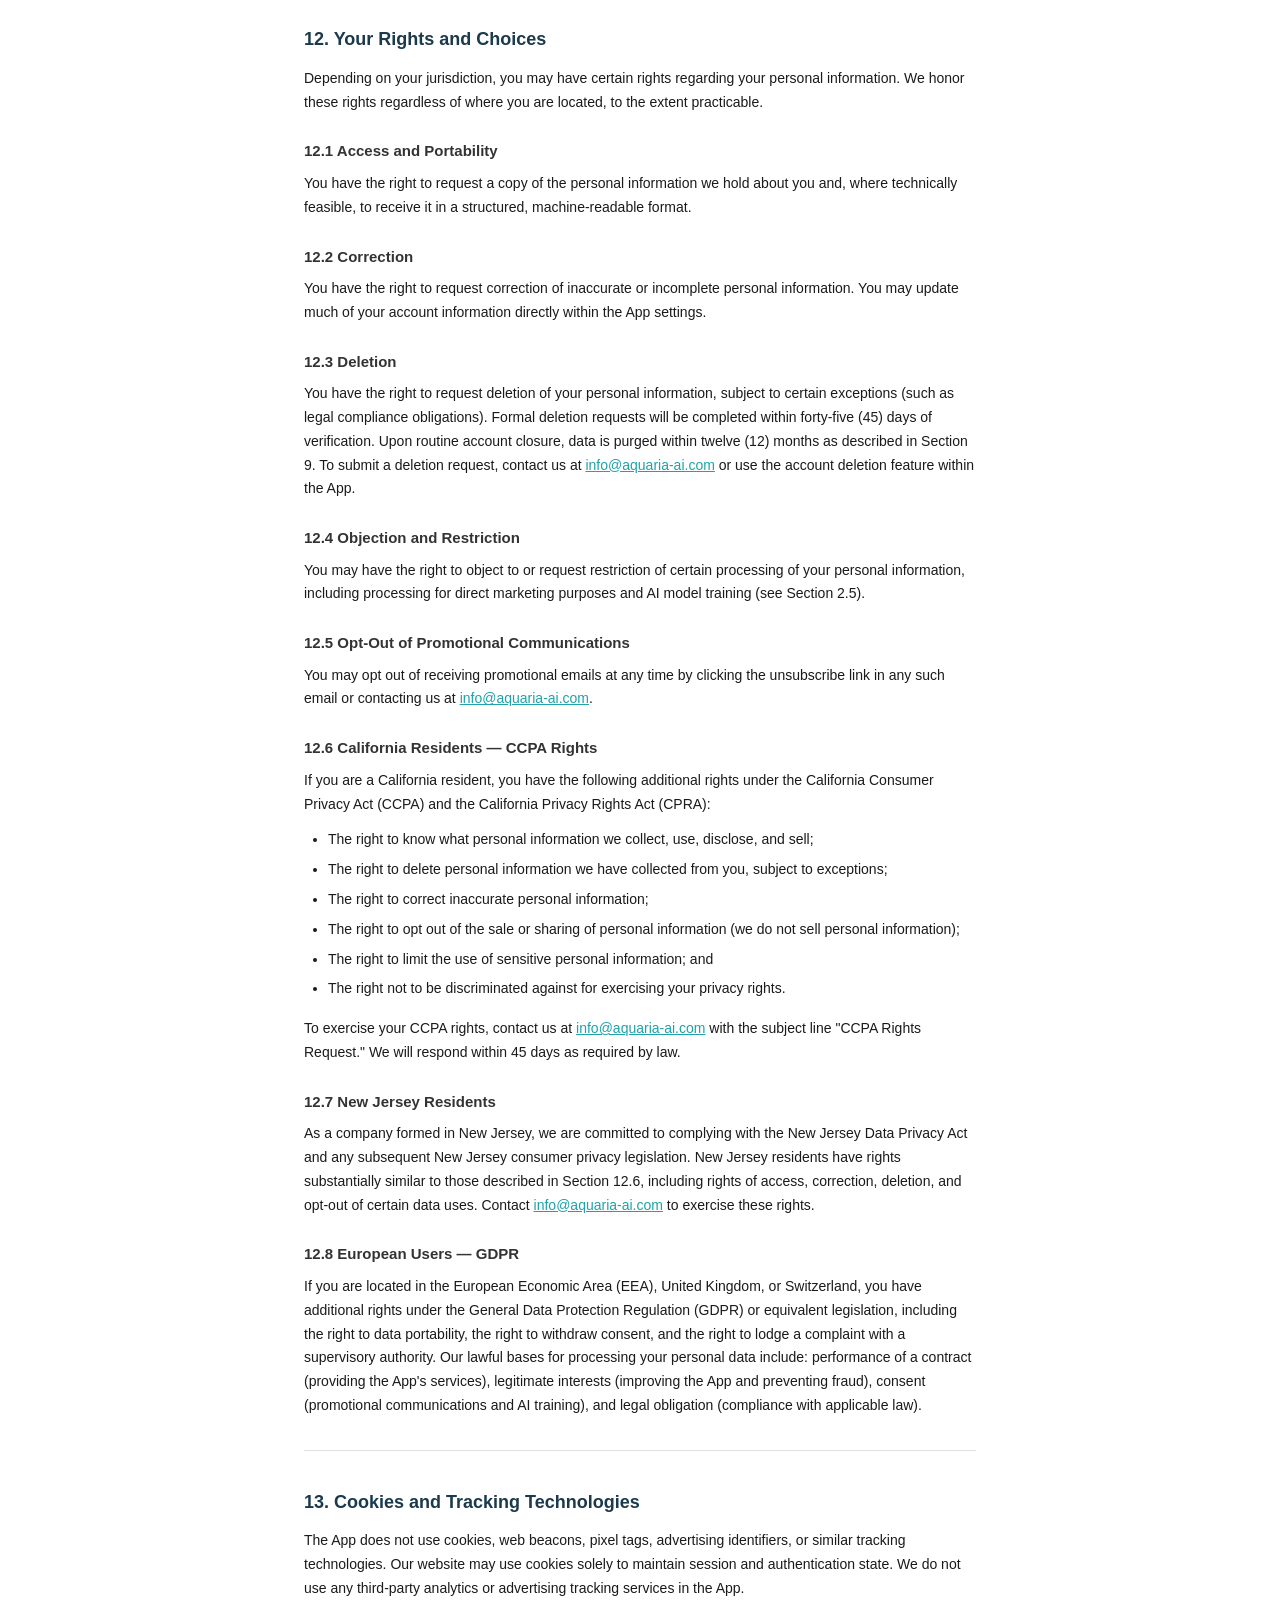
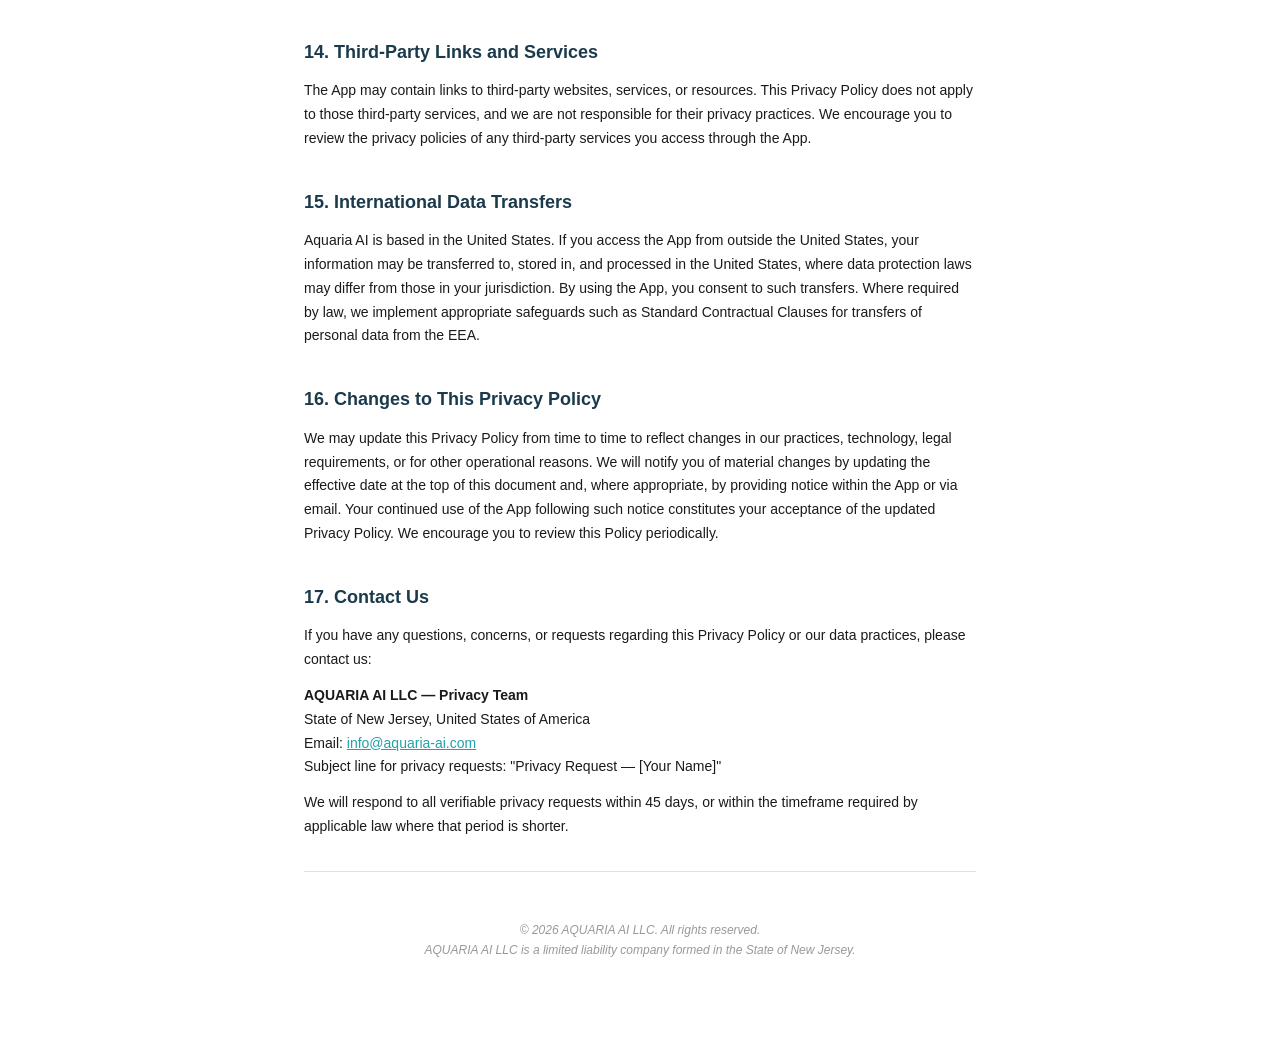
<file: docs/privacy.html>
<!DOCTYPE html>
<html lang="en">
<head>
  <meta charset="UTF-8">
  <meta name="viewport" content="width=device-width, initial-scale=1.0">
  <title>Privacy Policy — Aquaria AI</title>
  <style>
    * { margin: 0; padding: 0; box-sizing: border-box; }
    body { font-family: -apple-system, BlinkMacSystemFont, 'Segoe UI', Roboto, sans-serif; color: #1a1a1a; line-height: 1.7; background: #fff; }
    .container { max-width: 720px; margin: 0 auto; padding: 48px 24px 80px; }
    h1 { font-size: 28px; font-weight: 700; margin-bottom: 4px; color: #1B3A4B; text-align: center; }
    .company { font-size: 14px; font-weight: 600; text-align: center; color: #1B3A4B; margin-bottom: 4px; }
    .subtitle { font-size: 13px; color: #666; margin-bottom: 40px; text-align: center; font-style: italic; }
    h2 { font-size: 18px; font-weight: 700; margin: 36px 0 12px; color: #1B3A4B; }
    h3 { font-size: 15px; font-weight: 600; margin: 24px 0 8px; color: #333; }
    p, li { font-size: 14px; margin-bottom: 12px; }
    ul { padding-left: 24px; margin-bottom: 16px; }
    li { margin-bottom: 6px; }
    a { color: #1FA2A8; }
    .back { display: inline-block; margin-bottom: 24px; font-size: 14px; color: #1FA2A8; text-decoration: none; }
    .back:hover { text-decoration: underline; }
    .note-box { background: #f5f5f5; border-left: 3px solid #1B3A4B; padding: 12px 16px; margin: 16px 0; font-style: italic; font-size: 13px; }
    table { width: 100%; border-collapse: collapse; margin: 16px 0; font-size: 13px; }
    th, td { text-align: left; padding: 10px 12px; border: 1px solid #e0e0e0; }
    th { background: #f5f5f5; font-weight: 600; }
    hr { border: none; border-top: 1px solid #e0e0e0; margin: 32px 0; }
    .footer { text-align: center; font-size: 12px; color: #999; margin-top: 48px; font-style: italic; }
  </style>
</head>
<body>
  <div class="container">
    <a class="back" href="/">&larr; Back to Aquaria</a>

    <p class="company">AQUARIA AI LLC</p>
    <h1>Privacy Policy</h1>
    <p class="subtitle">Effective Date: March 9, 2026</p>

    <p>AQUARIA AI LLC ("Aquaria AI," "we," "us," or "our"), a limited liability company organized under the laws of the State of New Jersey, is committed to protecting the privacy of users of the Aquaria AI mobile and web application (the "App"). This Privacy Policy explains what information we collect, how we use and share it, how we protect it, and the rights and choices available to you.</p>
    <p>By downloading, installing, accessing, or using the App, you acknowledge that you have read and understood this Privacy Policy and consent to the data practices described herein. If you do not agree to this Privacy Policy, you must not use the App.</p>
    <p>This Privacy Policy is incorporated by reference into and forms part of our <a href="/terms">Terms and Conditions of Use</a>. Capitalized terms not defined herein have the meanings given to them in the Terms and Conditions.</p>

    <h2>1. Information We Collect</h2>
    <p>We collect information in the following categories depending on how you use the App:</p>

    <h3>1.1 Information You Provide Directly</h3>
    <table>
      <tr><th>Category of Data</th><th>Examples</th><th>Purpose</th></tr>
      <tr><td>Account Information</td><td>Name, email address, username, password</td><td>Account creation and authentication</td></tr>
      <tr><td>Profile Information</td><td>Display name, bio</td><td>Personalization of your experience</td></tr>
      <tr><td>Animal Data</td><td>Species, age, tank size, water parameters, health notes</td><td>AI-generated care recommendations</td></tr>
      <tr><td>Uploaded Images</td><td>Photos of tanks, fish, plants, equipment</td><td>AI-generated recommendations and, for publicly shared images, promotional use</td></tr>
      <tr><td>Care Logs</td><td>Feeding records, water changes, medication notes</td><td>Scheduled reminders and care tracking</td></tr>
      <tr><td>Communications</td><td>Messages sent to our support team</td><td>Customer support and service improvement</td></tr>
    </table>

    <h3>1.2 Information Collected Automatically</h3>
    <table>
      <tr><th>Category of Data</th><th>Examples</th><th>Purpose</th></tr>
      <tr><td>Device Information</td><td>Device type, OS version</td><td>App functionality and troubleshooting</td></tr>
      <tr><td>Log Data</td><td>Access times, error logs (collected by our hosting and infrastructure providers), system event data (e.g., device reboots)</td><td>Security monitoring, diagnostics, and ensuring timely delivery of scheduled care reminders</td></tr>
      <tr><td>Notification Tokens</td><td>Device push notification tokens (stored locally on your device)</td><td>Delivery of care reminders and alerts</td></tr>
    </table>
    <p>We do not collect location data, advertising identifiers, or usage analytics such as tap/click patterns or time spent in the App.</p>

    <h3>1.3 Information From Third Parties</h3>
    <p>We may receive limited information from third-party services integrated into the App, such as authentication providers (e.g., Sign in with Apple, Google Sign-In), analytics platforms, and AI model providers. We do not purchase or acquire personal data from data brokers.</p>

    <hr>

    <h2>2. How We Use Your Information</h2>
    <p>We use the information we collect for the following purposes:</p>

    <h3>2.1 To Provide and Operate the App</h3>
    <ul>
      <li>Generate AI-powered care recommendations tailored to your animals and tank conditions;</li>
      <li>Deliver scheduled notifications, reminders, and care alerts;</li>
      <li>Maintain and authenticate your account;</li>
      <li>Process and store your care logs, animal and plant profiles, and uploaded images on our servers; and</li>
      <li>Enable communication between you and our support team.</li>
    </ul>

    <h3>2.2 To Improve and Develop the App</h3>
    <ul>
      <li>Train, fine-tune, and improve our AI models using anonymized or aggregated data;</li>
      <li>Conduct research and development of new features using anonymized or aggregated data; and</li>
      <li>Monitor for bugs, errors, and security vulnerabilities.</li>
    </ul>

    <h3>2.3 For Marketing and Promotional Purposes</h3>
    <ul>
      <li>Use publicly shared photographs and images in marketing materials, including social media, advertising, and press content, as further described in Section 5; and</li>
      <li>Send you product updates, newsletters, and promotional communications (where you have opted in).</li>
    </ul>

    <h3>2.4 For Legal and Safety Purposes</h3>
    <ul>
      <li>Comply with applicable laws, regulations, and legal process;</li>
      <li>Enforce our Terms and Conditions;</li>
      <li>Protect the rights, property, or safety of Aquaria AI, our users, or others; and</li>
      <li>Detect, investigate, and prevent fraudulent, unauthorized, or illegal activity.</li>
    </ul>

    <h3>2.5 AI Model Training &mdash; Opt-Out</h3>
    <p>We may use your data, including animal and plant care information and, if extended to image processing in the future, uploaded images, in anonymized or aggregated form to improve our AI models. If you wish to opt out of your data being used for AI model training purposes, you may do so by contacting us at <a href="mailto:info@aquaria-ai.com">info@aquaria-ai.com</a> or adjusting your preferences in the App settings where available. Opting out does not affect our use of your data to provide the core services of the App.</p>

    <hr>

    <h2>3. How We Share Your Information</h2>
    <p>We do not sell your personal information to third parties. We may share your information in the following limited circumstances:</p>

    <h3>3.1 Service Providers</h3>
    <p>We share information with third-party vendors and service providers who assist us in operating the App, including:</p>
    <ul>
      <li>Third-party AI model providers that process your animal and plant care data to generate recommendations. Uploaded images are not currently transmitted to third-party AI providers, though we reserve the right to do so in the future as described in Section 3.2;</li>
      <li>Cloud hosting and infrastructure providers that store your data;</li>
      <li>Push notification delivery services; and</li>
      <li>Customer support platforms.</li>
    </ul>
    <p>These service providers operate under their own terms of service and privacy policies. We encourage you to review the privacy practices of key third-party providers whose services are integral to the App. We take reasonable steps to select providers whose data practices are consistent with applicable law, but we do not guarantee or accept liability for the independent data practices of any third-party service provider.</p>

    <h3>3.2 AI Model Providers &mdash; Special Disclosure</h3>
    <p>The App currently relies on AI models provided by Anthropic, PBC ("Anthropic") to process your animal and plant care data and generate recommendations. Your animal and plant care information &mdash; including species data, tank parameters, care logs, and related inputs &mdash; is transmitted to Anthropic's API for this purpose. Uploaded images are not currently transmitted to any third-party AI provider. We reserve the right to extend third-party AI processing to uploaded images in the future, in which case this Policy will be updated to reflect that change prior to such processing occurring.</p>
    <p>Aquaria AI reserves the right to change, add, or replace AI model providers at any time and at its sole discretion, without prior notice to users. In the event of a provider change, this Policy will be updated to reflect the current provider(s). The AI provider(s) operate under their own privacy policies and terms of service. We take reasonable steps to select AI providers whose data practices are consistent with applicable law, but we cannot guarantee their independent practices. If you wish to confirm the current AI provider(s) processing your data at any time, you may submit a request to <a href="mailto:info@aquaria-ai.com">info@aquaria-ai.com</a> and we will respond within thirty (30) days.</p>

    <h3>3.3 Legal Requirements</h3>
    <p>We may disclose your information if required to do so by law, court order, or governmental authority, or if we believe in good faith that such disclosure is necessary to: (a) comply with a legal obligation; (b) protect the rights or safety of Aquaria AI, our users, or the public; or (c) detect, prevent, or address fraud or security issues.</p>

    <h3>3.4 Business Transfers</h3>
    <p>If Aquaria AI is involved in a merger, acquisition, reorganization, asset sale, or similar transaction, your information may be transferred as part of that transaction. We will notify you via the App or by email before your information is transferred and becomes subject to a different privacy policy.</p>

    <hr>

    <h2>4. Uploaded Images &mdash; Detailed Practices</h2>

    <h3>4.1 Private Uploads for AI Analysis</h3>
    <p>Images you upload privately for the purpose of receiving AI-generated analysis and recommendations ("Private Uploads") are:</p>
    <ul>
      <li>Stored and processed on our own servers to generate AI recommendations. Uploaded images are not currently transmitted to any third-party AI provider for processing;</li>
      <li>Stored on our secure servers for the duration of your account;</li>
      <li>Not displayed publicly on the App or shared with other users; and</li>
      <li>Not used for promotional or marketing purposes without your separate consent.</li>
    </ul>

    <h3>4.2 Publicly Shared Images</h3>
    <p>If and when social or community features are available, images you choose to share publicly through those features ("Public Uploads") are subject to a broader license as described in the Terms and Conditions, including potential use in Aquaria AI promotional and marketing materials. You should not publicly share any image that you do not wish to potentially appear in marketing contexts.</p>

    <h3>4.3 Retention and Deletion of Images</h3>
    <p>Private Uploads are retained for as long as your account is active. Upon account closure, we will delete your uploaded images within twelve (12) months, except where retention is required by law or for legitimate business purposes such as fraud prevention or legal proceedings. If you submit a formal deletion request for specific uploaded images, we will complete that deletion within forty-five (45) days of verifying your request. You may submit a deletion request at any time by contacting <a href="mailto:info@aquaria-ai.com">info@aquaria-ai.com</a>.</p>

    <h3>4.4 Biometric and Sensitive Visual Data</h3>
    <p>We do not intentionally collect biometric data from users. If you upload images that incidentally contain images of people, we do not use facial recognition technology on such images and do not extract biometric identifiers. You should avoid uploading images containing identifiable individuals without their consent.</p>

    <hr>

    <h2>5. Promotional Use of Images</h2>
    <p>As described in our Terms and Conditions, Aquaria AI may use photographs and images you publicly share through the App in promotional and marketing materials. This may include use on our website, social media channels, advertising campaigns, press releases, and other marketing contexts.</p>
    <p>Private Uploads used solely for AI analysis are not used for promotional purposes. The distinction between private and public uploads is governed by how you choose to share content within the App.</p>
    <p>If you believe an image of yours has been used in a manner inconsistent with this policy, please contact us at <a href="mailto:info@aquaria-ai.com">info@aquaria-ai.com</a> and we will promptly review your request.</p>

    <hr>

    <h2>6. Push Notifications and Communication</h2>

    <h3>6.1 Push Notifications</h3>
    <p>With your permission, we collect your device's push notification token to deliver care reminders, alerts, and App updates. You may disable push notifications at any time through your device's operating system settings. Disabling notifications may affect the functionality of scheduled care features within the App.</p>

    <h3>6.2 Email Communications</h3>
    <p>If you provide your email address, we may use it to send transactional communications (account confirmations, password resets, support responses) and, where you have opted in, promotional emails. You may opt out of promotional emails at any time by clicking the unsubscribe link in any promotional email or by contacting us directly. Transactional emails are not subject to opt-out as they are necessary to operate your account.</p>

    <h3>6.3 In-App Notifications</h3>
    <p>We may send notifications within the App regarding App updates, new features, policy changes, and care-related information. These are part of the core App experience and cannot be disabled without ceasing use of the App.</p>

    <hr>

    <h2>7. Data Storage and Synchronization</h2>
    <p>All App data is stored locally on your device in a local database. When you create an account and sign in, your data is synchronized to our cloud service to enable access across multiple devices. If you use the App without signing in, no data leaves your device.</p>
    <p>When signed in, the following data is synced to our cloud infrastructure: tank profiles, inhabitants, plants, care logs, journal entries, task schedules, and tank photographs. Cloud-synced data is associated with your user account and protected by row-level security policies that restrict access to your own data.</p>

    <hr>

    <h2>8. Social and Community Features &mdash; Data Practices</h2>
    <div class="note-box">NOTE: The provisions of this Section apply if and when Aquaria AI makes social or community features available within the App. These terms are included prospectively and shall become operative upon the activation of such features.</div>

    <h3>8.1 Visibility of Your Information</h3>
    <p>To the extent Social Features are available, the following information may be visible to other users of the App:</p>
    <ul>
      <li>Your display name;</li>
      <li>Photographs you share to the community feed; and</li>
      <li>Short captions accompanying your shared photographs.</li>
    </ul>
    <p>Social Features do not include direct messaging, open text responses, or any other form of free-form communication between users. All other account information &mdash; including your animal and plant care logs, Private Uploads, and email address &mdash; remains private and is not visible to other users.</p>

    <h3>8.2 Content Flagging and Admin Review</h3>
    <p>Users may flag photographs they believe are inappropriate or violate our Terms and Conditions. When a photograph is flagged, it is automatically hidden from public visibility and queued for review by Aquaria AI administrators. We collect and store the following data in connection with this process:</p>
    <ul>
      <li>The identity of the user who submitted the flag report;</li>
      <li>The flagged photograph and its associated caption; and</li>
      <li>The outcome of the admin review and any enforcement action taken.</li>
    </ul>
    <p>Flag reports and review records are retained for safety and accountability purposes and are not shared with any party other than Aquaria AI administrators, except where required by law.</p>

    <h3>8.3 Data Shared With Other Users</h3>
    <p>You acknowledge that photographs and captions you share through Social Features may be viewed, screenshot, or otherwise retained by other users outside of Aquaria AI's control. Aquaria AI cannot retrieve or delete content that has been copied by other users.</p>

    <h3>8.4 Account Closure and Social Data</h3>
    <p>Upon account closure, your profile and privately held data will be deleted within twelve (12) months. Photographs you have shared publicly through Social Features may remain visible to other users until that deletion occurs. If you wish to remove your shared photographs prior to account closure, you must delete them manually before submitting your closure request.</p>

    <hr>

    <h2>9. Data Retention</h2>
    <p>We retain your personal information for as long as your account is active or as necessary to provide the App's services. Specific retention periods are as follows:</p>
    <ul>
      <li><strong>Account and profile data:</strong> Retained for the life of your account, and deleted within 12 months of account closure.</li>
      <li><strong>Animal care logs and data:</strong> Retained for the life of your account, and deleted within 12 months of account closure.</li>
      <li><strong>Private Uploads:</strong> Retained for the life of your account, and deleted within 12 months of account closure.</li>
      <li><strong>Public Uploads and social content:</strong> Retained until manually deleted by you or upon account deletion, subject to the caveats in Section 8.4.</li>
      <li><strong>Server log data:</strong> Retained by our infrastructure providers in accordance with their retention policies for security and diagnostics purposes.</li>
      <li><strong>Legal and compliance records:</strong> Retained as required by applicable law, which may extend beyond account closure.</li>
    </ul>
    <p>We may retain certain data beyond these periods where necessary to comply with legal obligations, resolve disputes, enforce our agreements, or protect against fraud.</p>

    <hr>

    <h2>10. Data Security</h2>
    <p>We implement industry-standard technical, administrative, and physical safeguards designed to protect your personal information from unauthorized access, disclosure, alteration, and destruction. These measures include:</p>
    <ul>
      <li>Encryption of data in transit using Transport Layer Security (TLS);</li>
      <li>Encryption of sensitive data at rest;</li>
      <li>Access controls limiting employee access to personal data on a need-to-know basis;</li>
      <li>Regular security assessments and monitoring; and</li>
      <li>Incident response procedures for potential data breaches.</li>
    </ul>
    <p>However, no security system is impenetrable. We cannot guarantee the absolute security of your information, and we encourage you to use strong, unique passwords and to notify us immediately if you suspect unauthorized access to your account. In the event of a data breach that affects your rights and freedoms, we will notify you as required by applicable law.</p>

    <h2>11. Children's Privacy</h2>
    <p>The App is not directed at or intended for use by children under the age of thirteen (13). We do not knowingly collect personal information from children under 13. If we become aware that we have collected personal information from a child under 13 without verifiable parental consent, we will take prompt steps to delete that information from our systems.</p>
    <p>If you are a parent or guardian and believe your child under 13 has provided personal information to us, please contact us immediately at <a href="mailto:info@aquaria-ai.com">info@aquaria-ai.com</a>.</p>

    <hr>

    <h2>12. Your Rights and Choices</h2>
    <p>Depending on your jurisdiction, you may have certain rights regarding your personal information. We honor these rights regardless of where you are located, to the extent practicable.</p>

    <h3>12.1 Access and Portability</h3>
    <p>You have the right to request a copy of the personal information we hold about you and, where technically feasible, to receive it in a structured, machine-readable format.</p>

    <h3>12.2 Correction</h3>
    <p>You have the right to request correction of inaccurate or incomplete personal information. You may update much of your account information directly within the App settings.</p>

    <h3>12.3 Deletion</h3>
    <p>You have the right to request deletion of your personal information, subject to certain exceptions (such as legal compliance obligations). Formal deletion requests will be completed within forty-five (45) days of verification. Upon routine account closure, data is purged within twelve (12) months as described in Section 9. To submit a deletion request, contact us at <a href="mailto:info@aquaria-ai.com">info@aquaria-ai.com</a> or use the account deletion feature within the App.</p>

    <h3>12.4 Objection and Restriction</h3>
    <p>You may have the right to object to or request restriction of certain processing of your personal information, including processing for direct marketing purposes and AI model training (see Section 2.5).</p>

    <h3>12.5 Opt-Out of Promotional Communications</h3>
    <p>You may opt out of receiving promotional emails at any time by clicking the unsubscribe link in any such email or contacting us at <a href="mailto:info@aquaria-ai.com">info@aquaria-ai.com</a>.</p>

    <h3>12.6 California Residents &mdash; CCPA Rights</h3>
    <p>If you are a California resident, you have the following additional rights under the California Consumer Privacy Act (CCPA) and the California Privacy Rights Act (CPRA):</p>
    <ul>
      <li>The right to know what personal information we collect, use, disclose, and sell;</li>
      <li>The right to delete personal information we have collected from you, subject to exceptions;</li>
      <li>The right to correct inaccurate personal information;</li>
      <li>The right to opt out of the sale or sharing of personal information (we do not sell personal information);</li>
      <li>The right to limit the use of sensitive personal information; and</li>
      <li>The right not to be discriminated against for exercising your privacy rights.</li>
    </ul>
    <p>To exercise your CCPA rights, contact us at <a href="mailto:info@aquaria-ai.com">info@aquaria-ai.com</a> with the subject line "CCPA Rights Request." We will respond within 45 days as required by law.</p>

    <h3>12.7 New Jersey Residents</h3>
    <p>As a company formed in New Jersey, we are committed to complying with the New Jersey Data Privacy Act and any subsequent New Jersey consumer privacy legislation. New Jersey residents have rights substantially similar to those described in Section 12.6, including rights of access, correction, deletion, and opt-out of certain data uses. Contact <a href="mailto:info@aquaria-ai.com">info@aquaria-ai.com</a> to exercise these rights.</p>

    <h3>12.8 European Users &mdash; GDPR</h3>
    <p>If you are located in the European Economic Area (EEA), United Kingdom, or Switzerland, you have additional rights under the General Data Protection Regulation (GDPR) or equivalent legislation, including the right to data portability, the right to withdraw consent, and the right to lodge a complaint with a supervisory authority. Our lawful bases for processing your personal data include: performance of a contract (providing the App's services), legitimate interests (improving the App and preventing fraud), consent (promotional communications and AI training), and legal obligation (compliance with applicable law).</p>

    <hr>

    <h2>13. Cookies and Tracking Technologies</h2>
    <p>The App does not use cookies, web beacons, pixel tags, advertising identifiers, or similar tracking technologies. Our website may use cookies solely to maintain session and authentication state. We do not use any third-party analytics or advertising tracking services in the App.</p>

    <h2>14. Third-Party Links and Services</h2>
    <p>The App may contain links to third-party websites, services, or resources. This Privacy Policy does not apply to those third-party services, and we are not responsible for their privacy practices. We encourage you to review the privacy policies of any third-party services you access through the App.</p>

    <h2>15. International Data Transfers</h2>
    <p>Aquaria AI is based in the United States. If you access the App from outside the United States, your information may be transferred to, stored in, and processed in the United States, where data protection laws may differ from those in your jurisdiction. By using the App, you consent to such transfers. Where required by law, we implement appropriate safeguards such as Standard Contractual Clauses for transfers of personal data from the EEA.</p>

    <h2>16. Changes to This Privacy Policy</h2>
    <p>We may update this Privacy Policy from time to time to reflect changes in our practices, technology, legal requirements, or for other operational reasons. We will notify you of material changes by updating the effective date at the top of this document and, where appropriate, by providing notice within the App or via email. Your continued use of the App following such notice constitutes your acceptance of the updated Privacy Policy. We encourage you to review this Policy periodically.</p>

    <h2>17. Contact Us</h2>
    <p>If you have any questions, concerns, or requests regarding this Privacy Policy or our data practices, please contact us:</p>
    <p><strong>AQUARIA AI LLC &mdash; Privacy Team</strong><br>
    State of New Jersey, United States of America<br>
    Email: <a href="mailto:info@aquaria-ai.com">info@aquaria-ai.com</a><br>
    Subject line for privacy requests: "Privacy Request &mdash; [Your Name]"</p>
    <p>We will respond to all verifiable privacy requests within 45 days, or within the timeframe required by applicable law where that period is shorter.</p>

    <hr>
    <p class="footer">&copy; 2026 AQUARIA AI LLC. All rights reserved.<br>AQUARIA AI LLC is a limited liability company formed in the State of New Jersey.</p>
  </div>
</body>
</html>
</file>
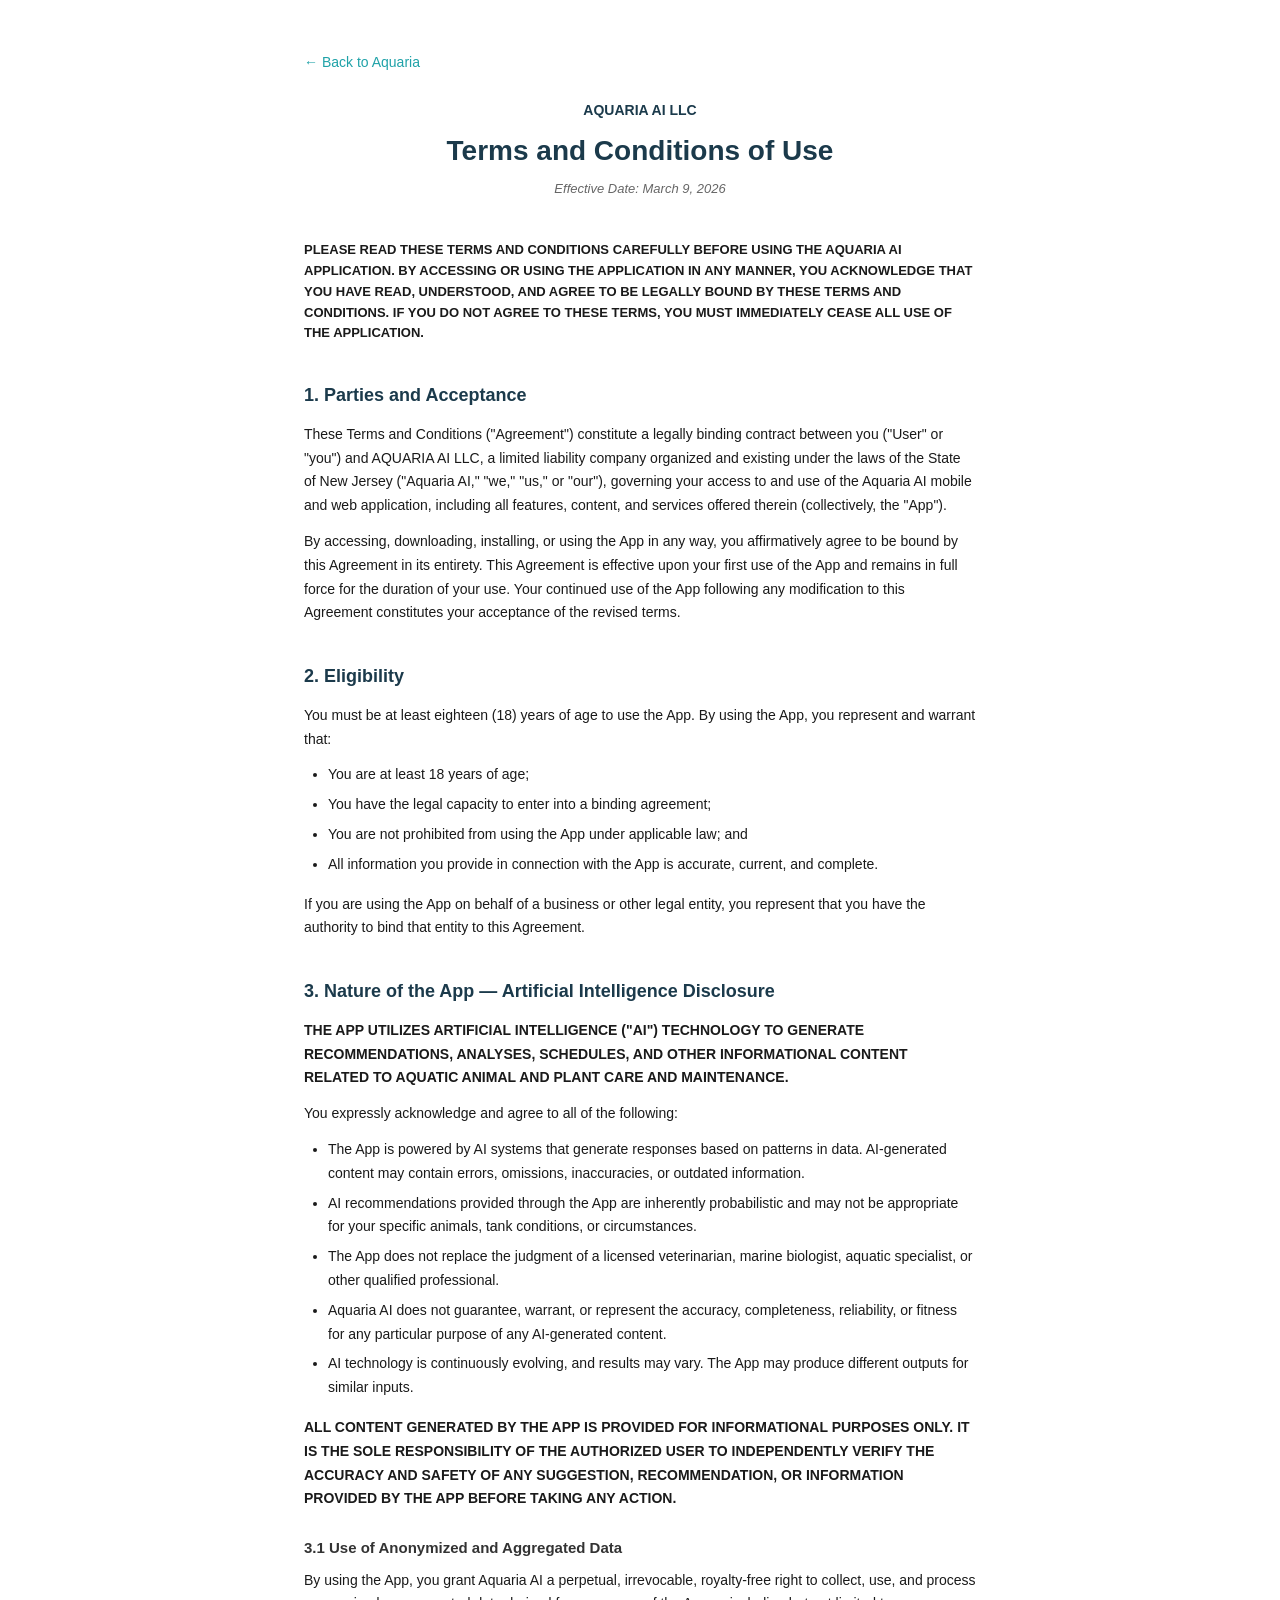
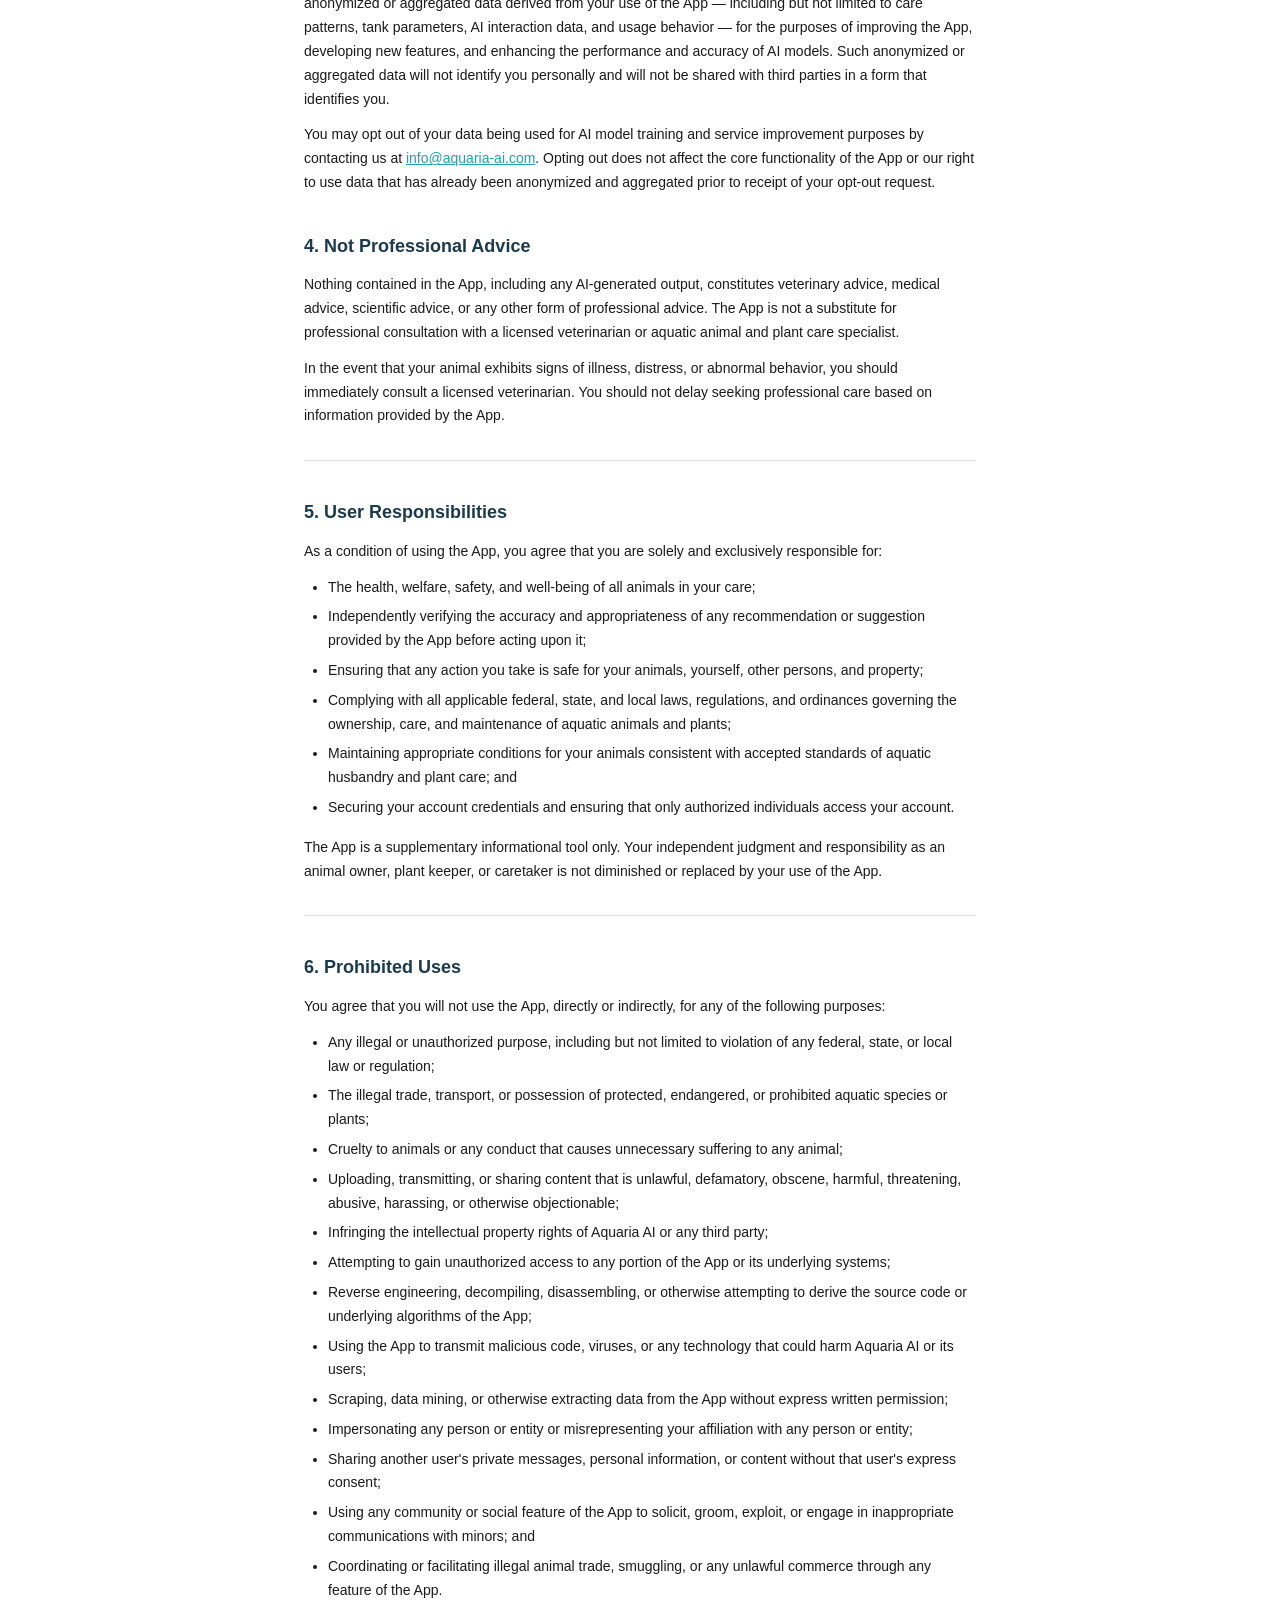
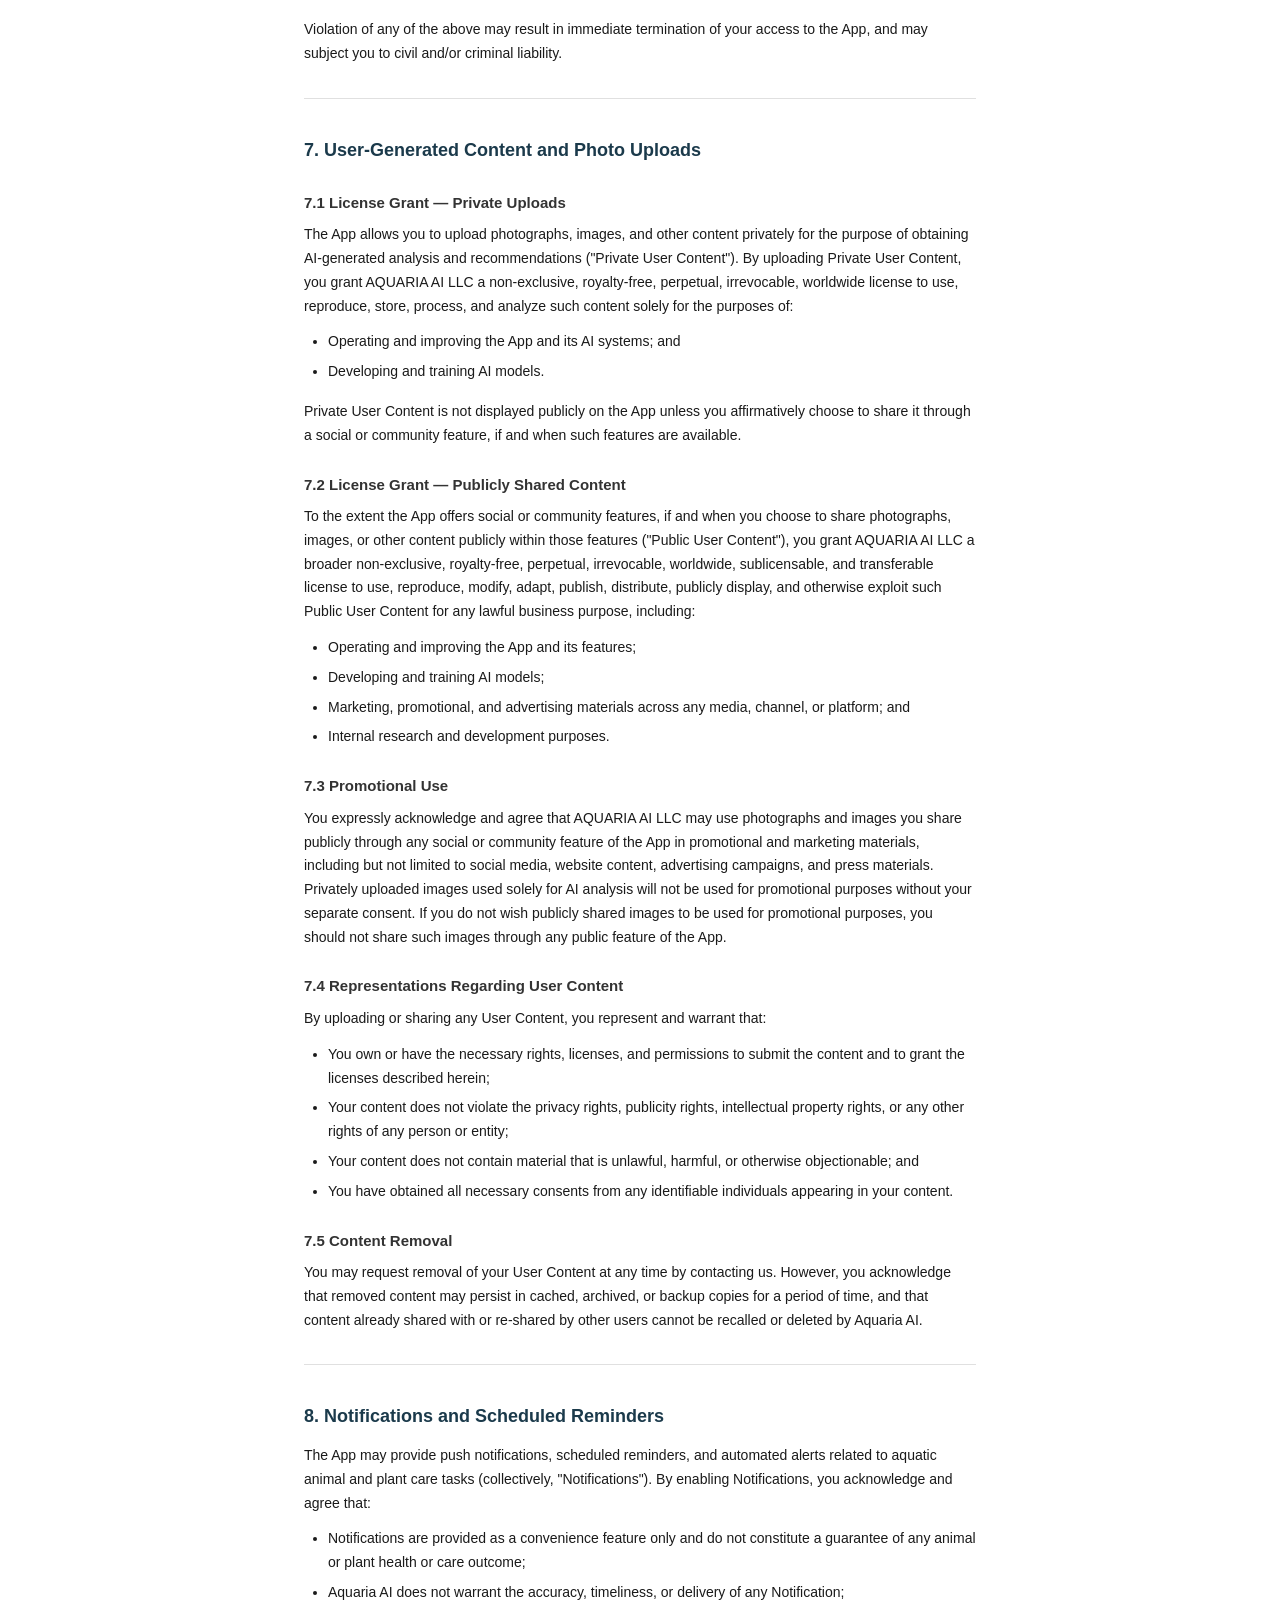
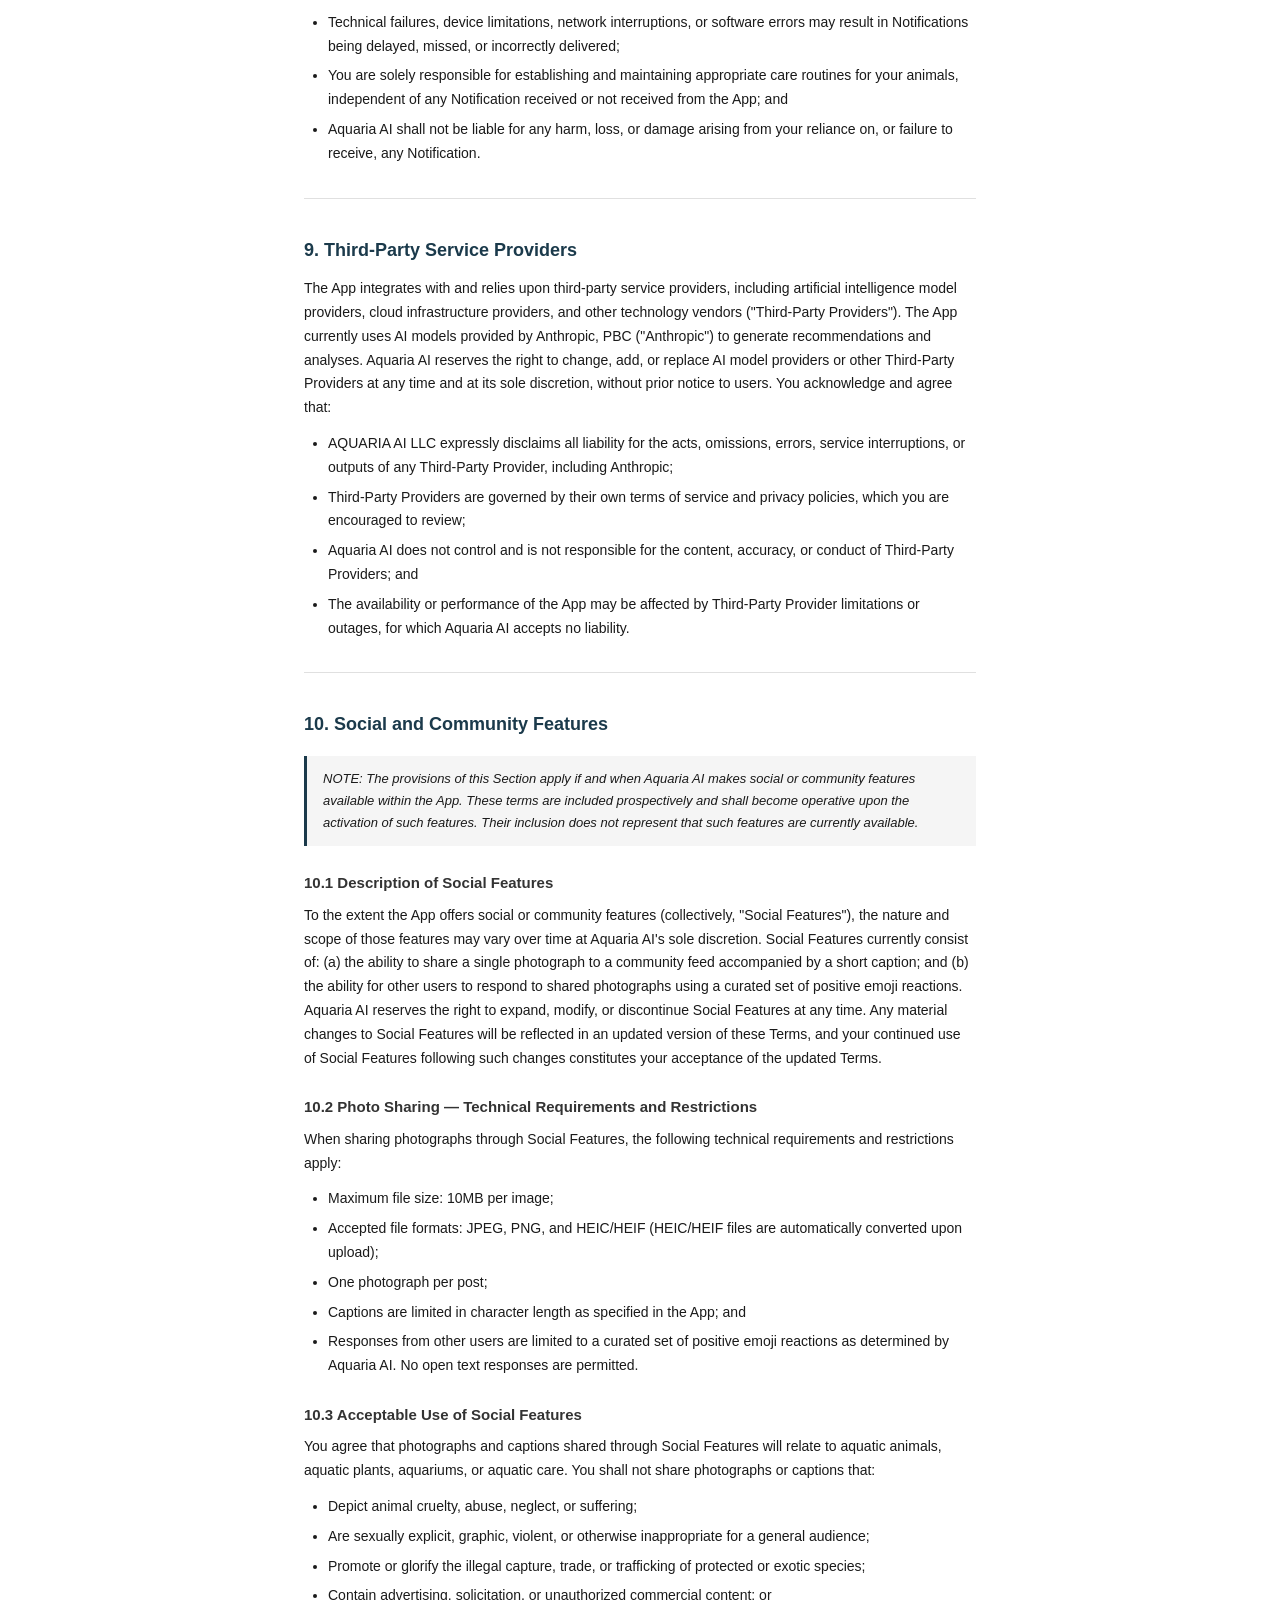
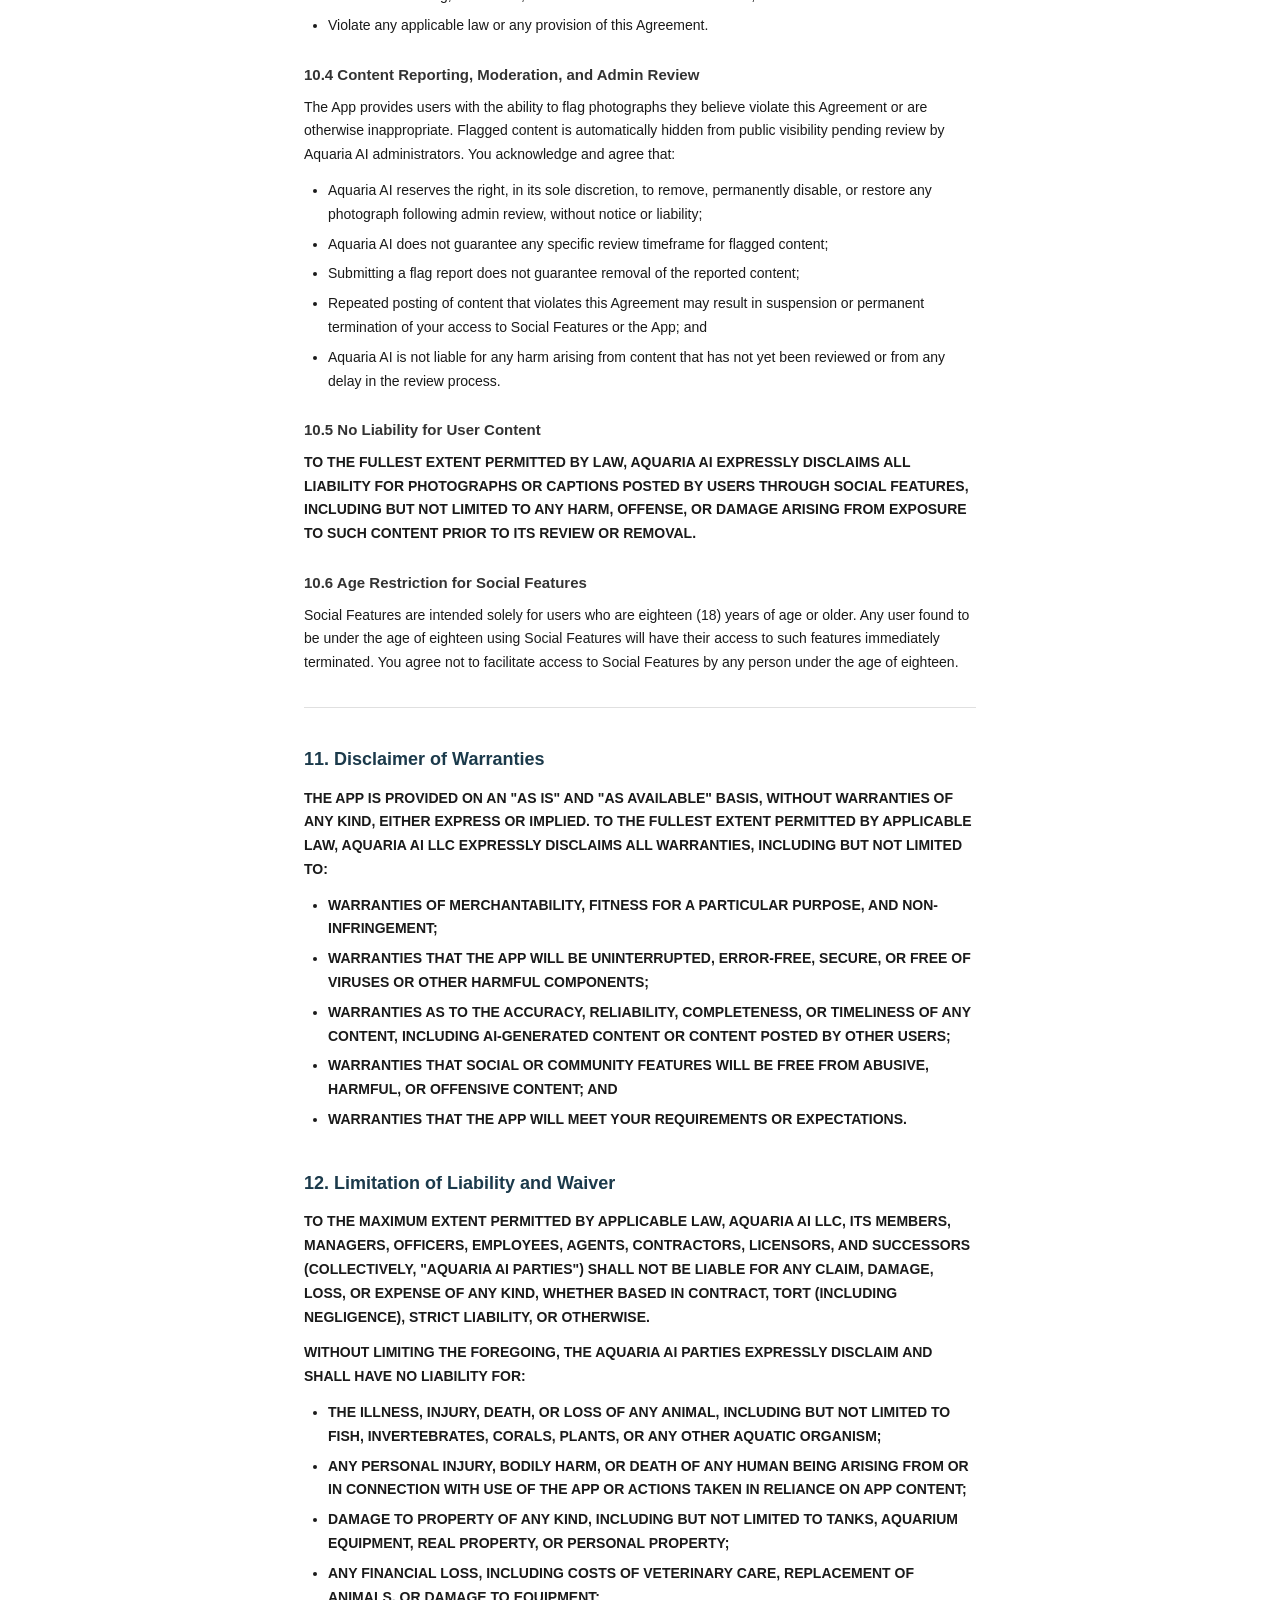
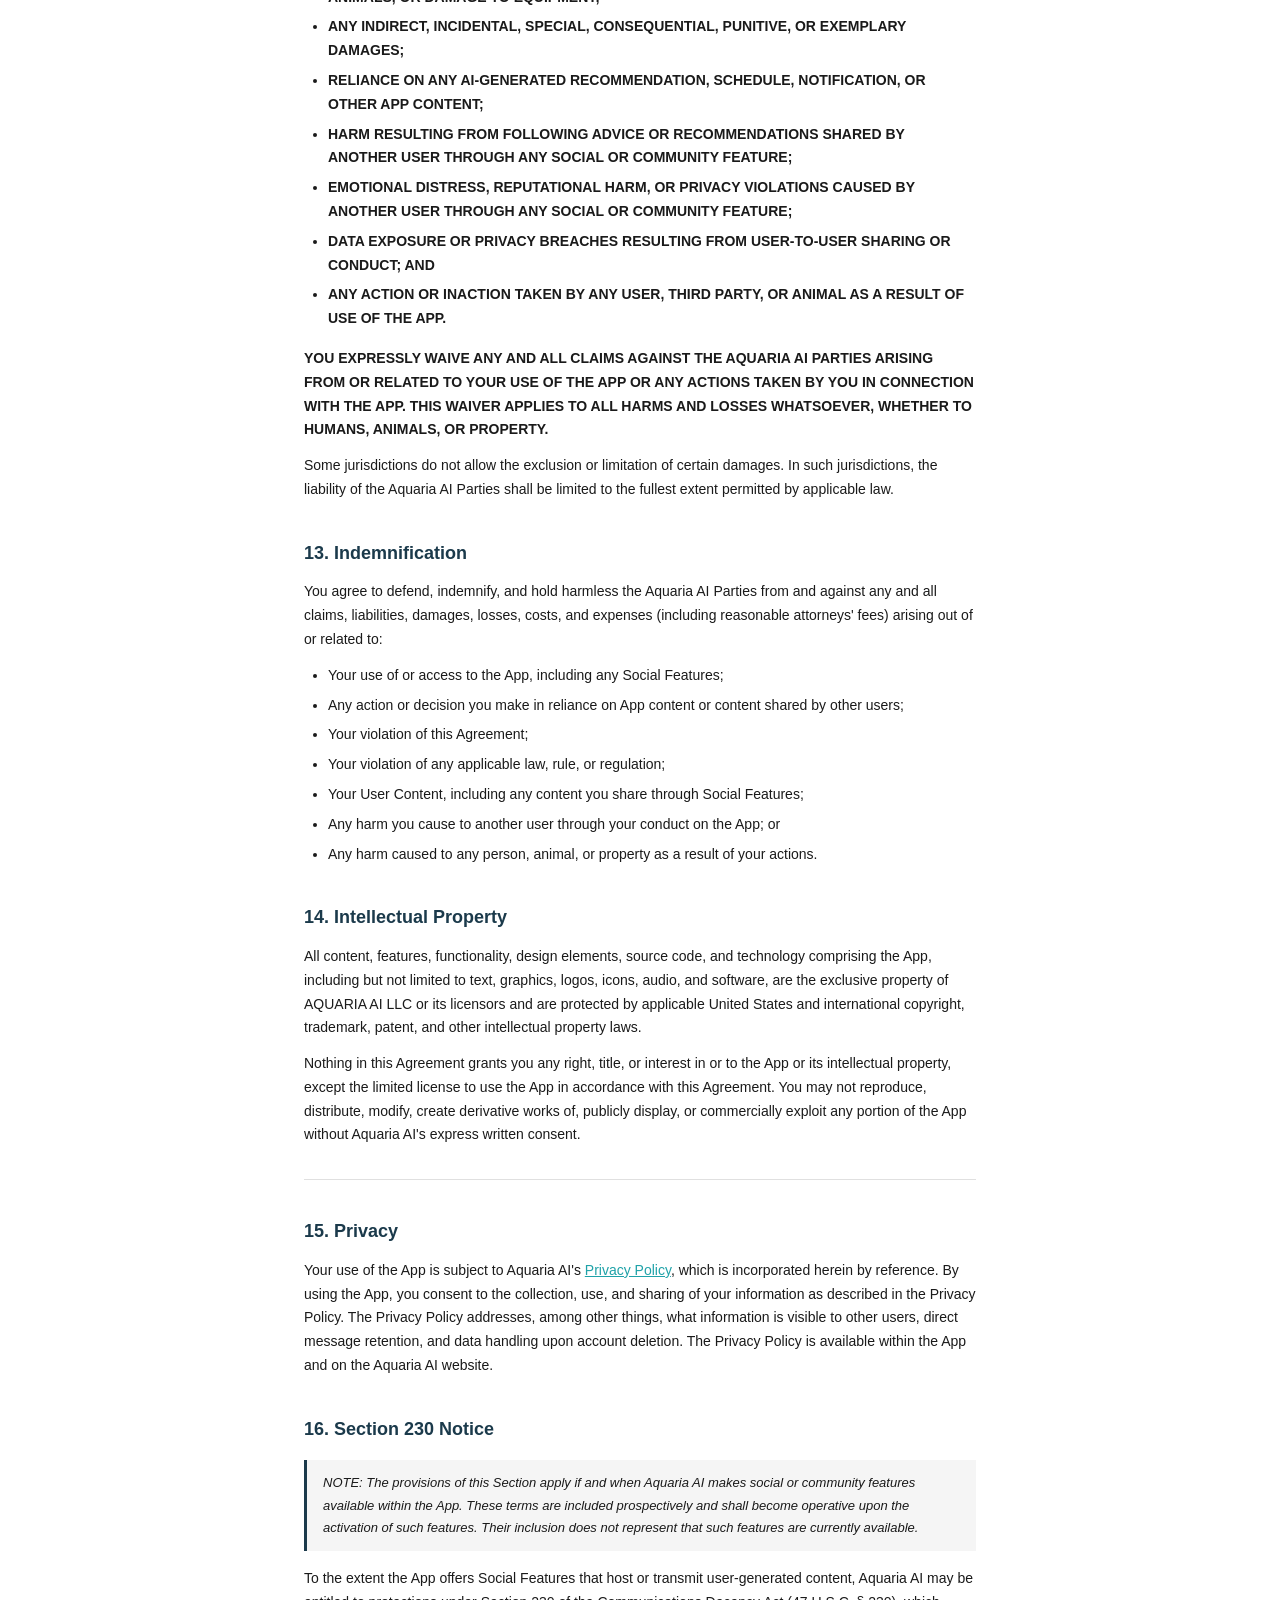
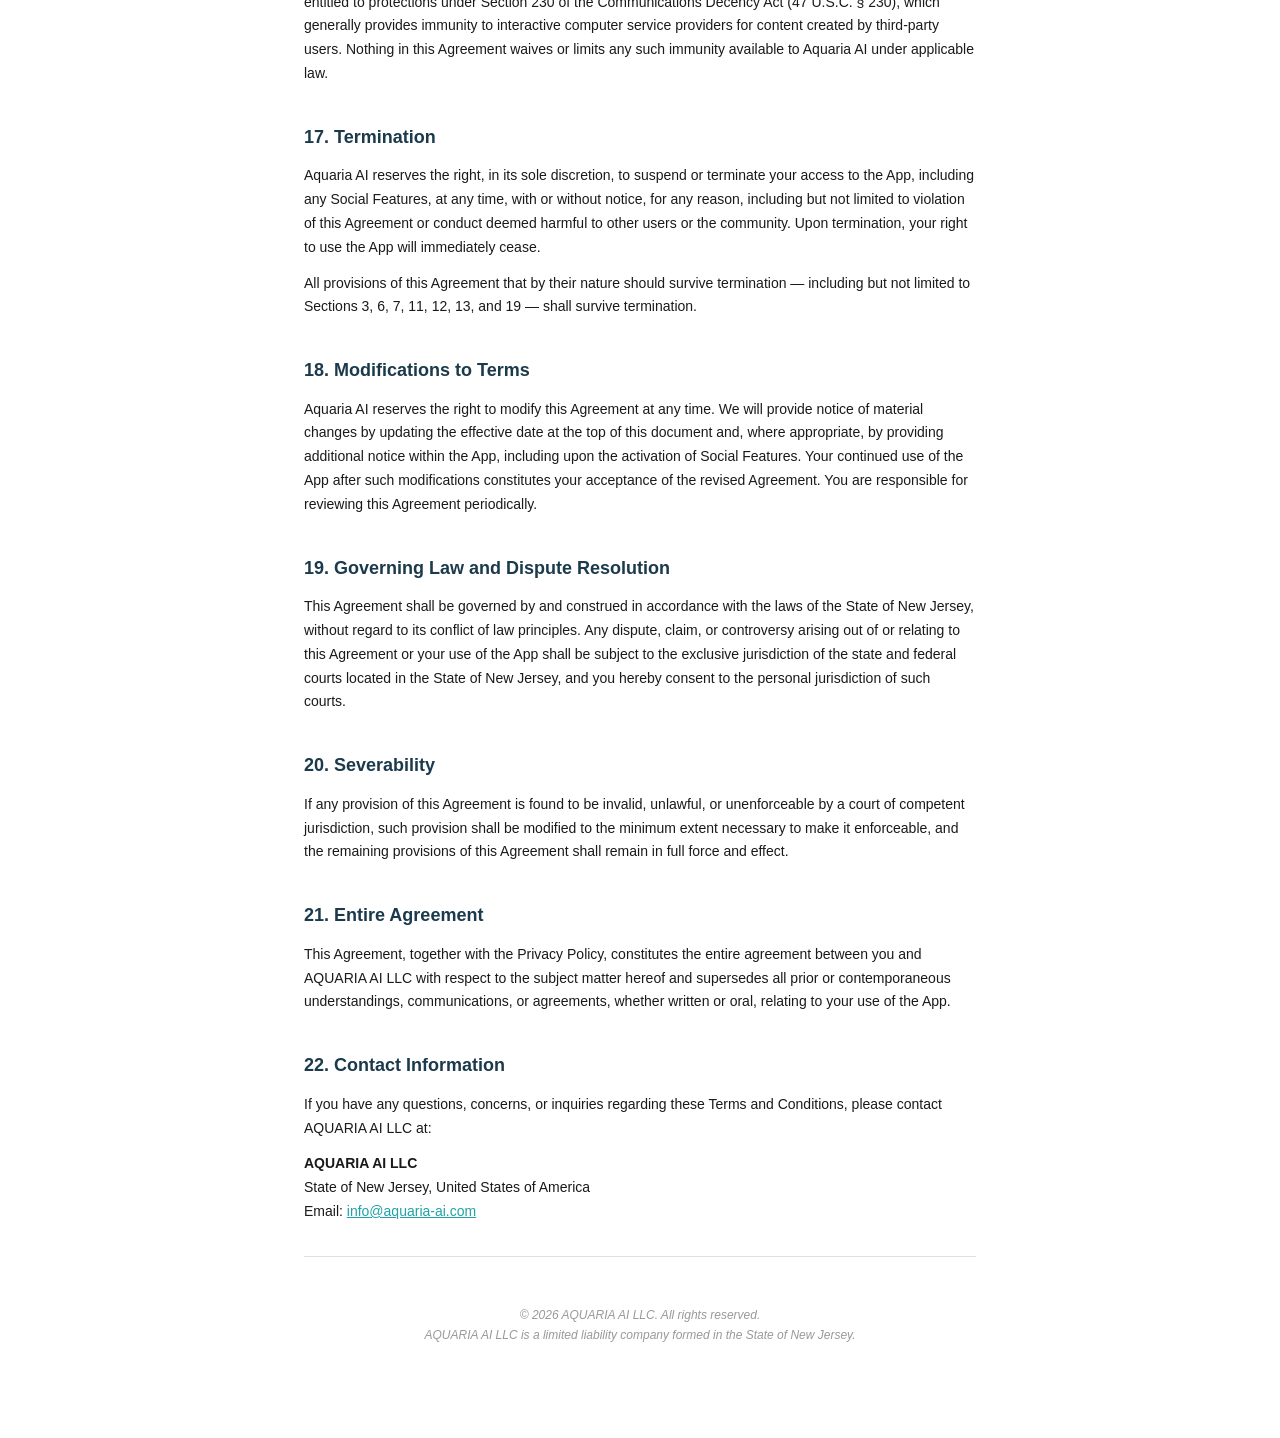
<file: docs/terms.html>
<!DOCTYPE html>
<html lang="en">
<head>
  <meta charset="UTF-8">
  <meta name="viewport" content="width=device-width, initial-scale=1.0">
  <title>Terms &amp; Conditions — Aquaria AI</title>
  <style>
    * { margin: 0; padding: 0; box-sizing: border-box; }
    body { font-family: -apple-system, BlinkMacSystemFont, 'Segoe UI', Roboto, sans-serif; color: #1a1a1a; line-height: 1.7; background: #fff; }
    .container { max-width: 720px; margin: 0 auto; padding: 48px 24px 80px; }
    h1 { font-size: 28px; font-weight: 700; margin-bottom: 4px; color: #1B3A4B; text-align: center; }
    .company { font-size: 14px; font-weight: 600; text-align: center; color: #1B3A4B; margin-bottom: 4px; }
    .subtitle { font-size: 13px; color: #666; margin-bottom: 40px; text-align: center; font-style: italic; }
    .bold-notice { font-size: 13px; font-weight: 700; text-transform: uppercase; margin-bottom: 24px; line-height: 1.6; }
    h2 { font-size: 18px; font-weight: 700; margin: 36px 0 12px; color: #1B3A4B; }
    h3 { font-size: 15px; font-weight: 600; margin: 24px 0 8px; color: #333; }
    p, li { font-size: 14px; margin-bottom: 12px; }
    ul { padding-left: 24px; margin-bottom: 16px; }
    li { margin-bottom: 6px; }
    a { color: #1FA2A8; }
    .back { display: inline-block; margin-bottom: 24px; font-size: 14px; color: #1FA2A8; text-decoration: none; }
    .back:hover { text-decoration: underline; }
    .note-box { background: #f5f5f5; border-left: 3px solid #1B3A4B; padding: 12px 16px; margin: 16px 0; font-style: italic; font-size: 13px; }
    .caps { text-transform: uppercase; font-weight: 700; }
    hr { border: none; border-top: 1px solid #e0e0e0; margin: 32px 0; }
    .footer { text-align: center; font-size: 12px; color: #999; margin-top: 48px; font-style: italic; }
  </style>
</head>
<body>
  <div class="container">
    <a class="back" href="/">&larr; Back to Aquaria</a>

    <p class="company">AQUARIA AI LLC</p>
    <h1>Terms and Conditions of Use</h1>
    <p class="subtitle">Effective Date: March 9, 2026</p>

    <p class="bold-notice">PLEASE READ THESE TERMS AND CONDITIONS CAREFULLY BEFORE USING THE AQUARIA AI APPLICATION. BY ACCESSING OR USING THE APPLICATION IN ANY MANNER, YOU ACKNOWLEDGE THAT YOU HAVE READ, UNDERSTOOD, AND AGREE TO BE LEGALLY BOUND BY THESE TERMS AND CONDITIONS. IF YOU DO NOT AGREE TO THESE TERMS, YOU MUST IMMEDIATELY CEASE ALL USE OF THE APPLICATION.</p>

    <h2>1. Parties and Acceptance</h2>
    <p>These Terms and Conditions ("Agreement") constitute a legally binding contract between you ("User" or "you") and AQUARIA AI LLC, a limited liability company organized and existing under the laws of the State of New Jersey ("Aquaria AI," "we," "us," or "our"), governing your access to and use of the Aquaria AI mobile and web application, including all features, content, and services offered therein (collectively, the "App").</p>
    <p>By accessing, downloading, installing, or using the App in any way, you affirmatively agree to be bound by this Agreement in its entirety. This Agreement is effective upon your first use of the App and remains in full force for the duration of your use. Your continued use of the App following any modification to this Agreement constitutes your acceptance of the revised terms.</p>

    <h2>2. Eligibility</h2>
    <p>You must be at least eighteen (18) years of age to use the App. By using the App, you represent and warrant that:</p>
    <ul>
      <li>You are at least 18 years of age;</li>
      <li>You have the legal capacity to enter into a binding agreement;</li>
      <li>You are not prohibited from using the App under applicable law; and</li>
      <li>All information you provide in connection with the App is accurate, current, and complete.</li>
    </ul>
    <p>If you are using the App on behalf of a business or other legal entity, you represent that you have the authority to bind that entity to this Agreement.</p>

    <h2>3. Nature of the App &mdash; Artificial Intelligence Disclosure</h2>
    <p class="caps">THE APP UTILIZES ARTIFICIAL INTELLIGENCE ("AI") TECHNOLOGY TO GENERATE RECOMMENDATIONS, ANALYSES, SCHEDULES, AND OTHER INFORMATIONAL CONTENT RELATED TO AQUATIC ANIMAL AND PLANT CARE AND MAINTENANCE.</p>
    <p>You expressly acknowledge and agree to all of the following:</p>
    <ul>
      <li>The App is powered by AI systems that generate responses based on patterns in data. AI-generated content may contain errors, omissions, inaccuracies, or outdated information.</li>
      <li>AI recommendations provided through the App are inherently probabilistic and may not be appropriate for your specific animals, tank conditions, or circumstances.</li>
      <li>The App does not replace the judgment of a licensed veterinarian, marine biologist, aquatic specialist, or other qualified professional.</li>
      <li>Aquaria AI does not guarantee, warrant, or represent the accuracy, completeness, reliability, or fitness for any particular purpose of any AI-generated content.</li>
      <li>AI technology is continuously evolving, and results may vary. The App may produce different outputs for similar inputs.</li>
    </ul>
    <p class="caps">ALL CONTENT GENERATED BY THE APP IS PROVIDED FOR INFORMATIONAL PURPOSES ONLY. IT IS THE SOLE RESPONSIBILITY OF THE AUTHORIZED USER TO INDEPENDENTLY VERIFY THE ACCURACY AND SAFETY OF ANY SUGGESTION, RECOMMENDATION, OR INFORMATION PROVIDED BY THE APP BEFORE TAKING ANY ACTION.</p>

    <h3>3.1 Use of Anonymized and Aggregated Data</h3>
    <p>By using the App, you grant Aquaria AI a perpetual, irrevocable, royalty-free right to collect, use, and process anonymized or aggregated data derived from your use of the App &mdash; including but not limited to care patterns, tank parameters, AI interaction data, and usage behavior &mdash; for the purposes of improving the App, developing new features, and enhancing the performance and accuracy of AI models. Such anonymized or aggregated data will not identify you personally and will not be shared with third parties in a form that identifies you.</p>
    <p>You may opt out of your data being used for AI model training and service improvement purposes by contacting us at <a href="mailto:info@aquaria-ai.com">info@aquaria-ai.com</a>. Opting out does not affect the core functionality of the App or our right to use data that has already been anonymized and aggregated prior to receipt of your opt-out request.</p>

    <h2>4. Not Professional Advice</h2>
    <p>Nothing contained in the App, including any AI-generated output, constitutes veterinary advice, medical advice, scientific advice, or any other form of professional advice. The App is not a substitute for professional consultation with a licensed veterinarian or aquatic animal and plant care specialist.</p>
    <p>In the event that your animal exhibits signs of illness, distress, or abnormal behavior, you should immediately consult a licensed veterinarian. You should not delay seeking professional care based on information provided by the App.</p>

    <hr>

    <h2>5. User Responsibilities</h2>
    <p>As a condition of using the App, you agree that you are solely and exclusively responsible for:</p>
    <ul>
      <li>The health, welfare, safety, and well-being of all animals in your care;</li>
      <li>Independently verifying the accuracy and appropriateness of any recommendation or suggestion provided by the App before acting upon it;</li>
      <li>Ensuring that any action you take is safe for your animals, yourself, other persons, and property;</li>
      <li>Complying with all applicable federal, state, and local laws, regulations, and ordinances governing the ownership, care, and maintenance of aquatic animals and plants;</li>
      <li>Maintaining appropriate conditions for your animals consistent with accepted standards of aquatic husbandry and plant care; and</li>
      <li>Securing your account credentials and ensuring that only authorized individuals access your account.</li>
    </ul>
    <p>The App is a supplementary informational tool only. Your independent judgment and responsibility as an animal owner, plant keeper, or caretaker is not diminished or replaced by your use of the App.</p>

    <hr>

    <h2>6. Prohibited Uses</h2>
    <p>You agree that you will not use the App, directly or indirectly, for any of the following purposes:</p>
    <ul>
      <li>Any illegal or unauthorized purpose, including but not limited to violation of any federal, state, or local law or regulation;</li>
      <li>The illegal trade, transport, or possession of protected, endangered, or prohibited aquatic species or plants;</li>
      <li>Cruelty to animals or any conduct that causes unnecessary suffering to any animal;</li>
      <li>Uploading, transmitting, or sharing content that is unlawful, defamatory, obscene, harmful, threatening, abusive, harassing, or otherwise objectionable;</li>
      <li>Infringing the intellectual property rights of Aquaria AI or any third party;</li>
      <li>Attempting to gain unauthorized access to any portion of the App or its underlying systems;</li>
      <li>Reverse engineering, decompiling, disassembling, or otherwise attempting to derive the source code or underlying algorithms of the App;</li>
      <li>Using the App to transmit malicious code, viruses, or any technology that could harm Aquaria AI or its users;</li>
      <li>Scraping, data mining, or otherwise extracting data from the App without express written permission;</li>
      <li>Impersonating any person or entity or misrepresenting your affiliation with any person or entity;</li>
      <li>Sharing another user's private messages, personal information, or content without that user's express consent;</li>
      <li>Using any community or social feature of the App to solicit, groom, exploit, or engage in inappropriate communications with minors; and</li>
      <li>Coordinating or facilitating illegal animal trade, smuggling, or any unlawful commerce through any feature of the App.</li>
    </ul>
    <p>Violation of any of the above may result in immediate termination of your access to the App, and may subject you to civil and/or criminal liability.</p>

    <hr>

    <h2>7. User-Generated Content and Photo Uploads</h2>

    <h3>7.1 License Grant &mdash; Private Uploads</h3>
    <p>The App allows you to upload photographs, images, and other content privately for the purpose of obtaining AI-generated analysis and recommendations ("Private User Content"). By uploading Private User Content, you grant AQUARIA AI LLC a non-exclusive, royalty-free, perpetual, irrevocable, worldwide license to use, reproduce, store, process, and analyze such content solely for the purposes of:</p>
    <ul>
      <li>Operating and improving the App and its AI systems; and</li>
      <li>Developing and training AI models.</li>
    </ul>
    <p>Private User Content is not displayed publicly on the App unless you affirmatively choose to share it through a social or community feature, if and when such features are available.</p>

    <h3>7.2 License Grant &mdash; Publicly Shared Content</h3>
    <p>To the extent the App offers social or community features, if and when you choose to share photographs, images, or other content publicly within those features ("Public User Content"), you grant AQUARIA AI LLC a broader non-exclusive, royalty-free, perpetual, irrevocable, worldwide, sublicensable, and transferable license to use, reproduce, modify, adapt, publish, distribute, publicly display, and otherwise exploit such Public User Content for any lawful business purpose, including:</p>
    <ul>
      <li>Operating and improving the App and its features;</li>
      <li>Developing and training AI models;</li>
      <li>Marketing, promotional, and advertising materials across any media, channel, or platform; and</li>
      <li>Internal research and development purposes.</li>
    </ul>

    <h3>7.3 Promotional Use</h3>
    <p>You expressly acknowledge and agree that AQUARIA AI LLC may use photographs and images you share publicly through any social or community feature of the App in promotional and marketing materials, including but not limited to social media, website content, advertising campaigns, and press materials. Privately uploaded images used solely for AI analysis will not be used for promotional purposes without your separate consent. If you do not wish publicly shared images to be used for promotional purposes, you should not share such images through any public feature of the App.</p>

    <h3>7.4 Representations Regarding User Content</h3>
    <p>By uploading or sharing any User Content, you represent and warrant that:</p>
    <ul>
      <li>You own or have the necessary rights, licenses, and permissions to submit the content and to grant the licenses described herein;</li>
      <li>Your content does not violate the privacy rights, publicity rights, intellectual property rights, or any other rights of any person or entity;</li>
      <li>Your content does not contain material that is unlawful, harmful, or otherwise objectionable; and</li>
      <li>You have obtained all necessary consents from any identifiable individuals appearing in your content.</li>
    </ul>

    <h3>7.5 Content Removal</h3>
    <p>You may request removal of your User Content at any time by contacting us. However, you acknowledge that removed content may persist in cached, archived, or backup copies for a period of time, and that content already shared with or re-shared by other users cannot be recalled or deleted by Aquaria AI.</p>

    <hr>

    <h2>8. Notifications and Scheduled Reminders</h2>
    <p>The App may provide push notifications, scheduled reminders, and automated alerts related to aquatic animal and plant care tasks (collectively, "Notifications"). By enabling Notifications, you acknowledge and agree that:</p>
    <ul>
      <li>Notifications are provided as a convenience feature only and do not constitute a guarantee of any animal or plant health or care outcome;</li>
      <li>Aquaria AI does not warrant the accuracy, timeliness, or delivery of any Notification;</li>
      <li>Technical failures, device limitations, network interruptions, or software errors may result in Notifications being delayed, missed, or incorrectly delivered;</li>
      <li>You are solely responsible for establishing and maintaining appropriate care routines for your animals, independent of any Notification received or not received from the App; and</li>
      <li>Aquaria AI shall not be liable for any harm, loss, or damage arising from your reliance on, or failure to receive, any Notification.</li>
    </ul>

    <hr>

    <h2>9. Third-Party Service Providers</h2>
    <p>The App integrates with and relies upon third-party service providers, including artificial intelligence model providers, cloud infrastructure providers, and other technology vendors ("Third-Party Providers"). The App currently uses AI models provided by Anthropic, PBC ("Anthropic") to generate recommendations and analyses. Aquaria AI reserves the right to change, add, or replace AI model providers or other Third-Party Providers at any time and at its sole discretion, without prior notice to users. You acknowledge and agree that:</p>
    <ul>
      <li>AQUARIA AI LLC expressly disclaims all liability for the acts, omissions, errors, service interruptions, or outputs of any Third-Party Provider, including Anthropic;</li>
      <li>Third-Party Providers are governed by their own terms of service and privacy policies, which you are encouraged to review;</li>
      <li>Aquaria AI does not control and is not responsible for the content, accuracy, or conduct of Third-Party Providers; and</li>
      <li>The availability or performance of the App may be affected by Third-Party Provider limitations or outages, for which Aquaria AI accepts no liability.</li>
    </ul>

    <hr>

    <h2>10. Social and Community Features</h2>
    <div class="note-box">NOTE: The provisions of this Section apply if and when Aquaria AI makes social or community features available within the App. These terms are included prospectively and shall become operative upon the activation of such features. Their inclusion does not represent that such features are currently available.</div>

    <h3>10.1 Description of Social Features</h3>
    <p>To the extent the App offers social or community features (collectively, "Social Features"), the nature and scope of those features may vary over time at Aquaria AI's sole discretion. Social Features currently consist of: (a) the ability to share a single photograph to a community feed accompanied by a short caption; and (b) the ability for other users to respond to shared photographs using a curated set of positive emoji reactions. Aquaria AI reserves the right to expand, modify, or discontinue Social Features at any time. Any material changes to Social Features will be reflected in an updated version of these Terms, and your continued use of Social Features following such changes constitutes your acceptance of the updated Terms.</p>

    <h3>10.2 Photo Sharing &mdash; Technical Requirements and Restrictions</h3>
    <p>When sharing photographs through Social Features, the following technical requirements and restrictions apply:</p>
    <ul>
      <li>Maximum file size: 10MB per image;</li>
      <li>Accepted file formats: JPEG, PNG, and HEIC/HEIF (HEIC/HEIF files are automatically converted upon upload);</li>
      <li>One photograph per post;</li>
      <li>Captions are limited in character length as specified in the App; and</li>
      <li>Responses from other users are limited to a curated set of positive emoji reactions as determined by Aquaria AI. No open text responses are permitted.</li>
    </ul>

    <h3>10.3 Acceptable Use of Social Features</h3>
    <p>You agree that photographs and captions shared through Social Features will relate to aquatic animals, aquatic plants, aquariums, or aquatic care. You shall not share photographs or captions that:</p>
    <ul>
      <li>Depict animal cruelty, abuse, neglect, or suffering;</li>
      <li>Are sexually explicit, graphic, violent, or otherwise inappropriate for a general audience;</li>
      <li>Promote or glorify the illegal capture, trade, or trafficking of protected or exotic species;</li>
      <li>Contain advertising, solicitation, or unauthorized commercial content; or</li>
      <li>Violate any applicable law or any provision of this Agreement.</li>
    </ul>

    <h3>10.4 Content Reporting, Moderation, and Admin Review</h3>
    <p>The App provides users with the ability to flag photographs they believe violate this Agreement or are otherwise inappropriate. Flagged content is automatically hidden from public visibility pending review by Aquaria AI administrators. You acknowledge and agree that:</p>
    <ul>
      <li>Aquaria AI reserves the right, in its sole discretion, to remove, permanently disable, or restore any photograph following admin review, without notice or liability;</li>
      <li>Aquaria AI does not guarantee any specific review timeframe for flagged content;</li>
      <li>Submitting a flag report does not guarantee removal of the reported content;</li>
      <li>Repeated posting of content that violates this Agreement may result in suspension or permanent termination of your access to Social Features or the App; and</li>
      <li>Aquaria AI is not liable for any harm arising from content that has not yet been reviewed or from any delay in the review process.</li>
    </ul>

    <h3>10.5 No Liability for User Content</h3>
    <p class="caps">TO THE FULLEST EXTENT PERMITTED BY LAW, AQUARIA AI EXPRESSLY DISCLAIMS ALL LIABILITY FOR PHOTOGRAPHS OR CAPTIONS POSTED BY USERS THROUGH SOCIAL FEATURES, INCLUDING BUT NOT LIMITED TO ANY HARM, OFFENSE, OR DAMAGE ARISING FROM EXPOSURE TO SUCH CONTENT PRIOR TO ITS REVIEW OR REMOVAL.</p>

    <h3>10.6 Age Restriction for Social Features</h3>
    <p>Social Features are intended solely for users who are eighteen (18) years of age or older. Any user found to be under the age of eighteen using Social Features will have their access to such features immediately terminated. You agree not to facilitate access to Social Features by any person under the age of eighteen.</p>

    <hr>

    <h2>11. Disclaimer of Warranties</h2>
    <p class="caps">THE APP IS PROVIDED ON AN "AS IS" AND "AS AVAILABLE" BASIS, WITHOUT WARRANTIES OF ANY KIND, EITHER EXPRESS OR IMPLIED. TO THE FULLEST EXTENT PERMITTED BY APPLICABLE LAW, AQUARIA AI LLC EXPRESSLY DISCLAIMS ALL WARRANTIES, INCLUDING BUT NOT LIMITED TO:</p>
    <ul>
      <li class="caps">WARRANTIES OF MERCHANTABILITY, FITNESS FOR A PARTICULAR PURPOSE, AND NON-INFRINGEMENT;</li>
      <li class="caps">WARRANTIES THAT THE APP WILL BE UNINTERRUPTED, ERROR-FREE, SECURE, OR FREE OF VIRUSES OR OTHER HARMFUL COMPONENTS;</li>
      <li class="caps">WARRANTIES AS TO THE ACCURACY, RELIABILITY, COMPLETENESS, OR TIMELINESS OF ANY CONTENT, INCLUDING AI-GENERATED CONTENT OR CONTENT POSTED BY OTHER USERS;</li>
      <li class="caps">WARRANTIES THAT SOCIAL OR COMMUNITY FEATURES WILL BE FREE FROM ABUSIVE, HARMFUL, OR OFFENSIVE CONTENT; AND</li>
      <li class="caps">WARRANTIES THAT THE APP WILL MEET YOUR REQUIREMENTS OR EXPECTATIONS.</li>
    </ul>

    <h2>12. Limitation of Liability and Waiver</h2>
    <p class="caps">TO THE MAXIMUM EXTENT PERMITTED BY APPLICABLE LAW, AQUARIA AI LLC, ITS MEMBERS, MANAGERS, OFFICERS, EMPLOYEES, AGENTS, CONTRACTORS, LICENSORS, AND SUCCESSORS (COLLECTIVELY, "AQUARIA AI PARTIES") SHALL NOT BE LIABLE FOR ANY CLAIM, DAMAGE, LOSS, OR EXPENSE OF ANY KIND, WHETHER BASED IN CONTRACT, TORT (INCLUDING NEGLIGENCE), STRICT LIABILITY, OR OTHERWISE.</p>
    <p class="caps">WITHOUT LIMITING THE FOREGOING, THE AQUARIA AI PARTIES EXPRESSLY DISCLAIM AND SHALL HAVE NO LIABILITY FOR:</p>
    <ul>
      <li class="caps">THE ILLNESS, INJURY, DEATH, OR LOSS OF ANY ANIMAL, INCLUDING BUT NOT LIMITED TO FISH, INVERTEBRATES, CORALS, PLANTS, OR ANY OTHER AQUATIC ORGANISM;</li>
      <li class="caps">ANY PERSONAL INJURY, BODILY HARM, OR DEATH OF ANY HUMAN BEING ARISING FROM OR IN CONNECTION WITH USE OF THE APP OR ACTIONS TAKEN IN RELIANCE ON APP CONTENT;</li>
      <li class="caps">DAMAGE TO PROPERTY OF ANY KIND, INCLUDING BUT NOT LIMITED TO TANKS, AQUARIUM EQUIPMENT, REAL PROPERTY, OR PERSONAL PROPERTY;</li>
      <li class="caps">ANY FINANCIAL LOSS, INCLUDING COSTS OF VETERINARY CARE, REPLACEMENT OF ANIMALS, OR DAMAGE TO EQUIPMENT;</li>
      <li class="caps">ANY INDIRECT, INCIDENTAL, SPECIAL, CONSEQUENTIAL, PUNITIVE, OR EXEMPLARY DAMAGES;</li>
      <li class="caps">RELIANCE ON ANY AI-GENERATED RECOMMENDATION, SCHEDULE, NOTIFICATION, OR OTHER APP CONTENT;</li>
      <li class="caps">HARM RESULTING FROM FOLLOWING ADVICE OR RECOMMENDATIONS SHARED BY ANOTHER USER THROUGH ANY SOCIAL OR COMMUNITY FEATURE;</li>
      <li class="caps">EMOTIONAL DISTRESS, REPUTATIONAL HARM, OR PRIVACY VIOLATIONS CAUSED BY ANOTHER USER THROUGH ANY SOCIAL OR COMMUNITY FEATURE;</li>
      <li class="caps">DATA EXPOSURE OR PRIVACY BREACHES RESULTING FROM USER-TO-USER SHARING OR CONDUCT; AND</li>
      <li class="caps">ANY ACTION OR INACTION TAKEN BY ANY USER, THIRD PARTY, OR ANIMAL AS A RESULT OF USE OF THE APP.</li>
    </ul>
    <p class="caps">YOU EXPRESSLY WAIVE ANY AND ALL CLAIMS AGAINST THE AQUARIA AI PARTIES ARISING FROM OR RELATED TO YOUR USE OF THE APP OR ANY ACTIONS TAKEN BY YOU IN CONNECTION WITH THE APP. THIS WAIVER APPLIES TO ALL HARMS AND LOSSES WHATSOEVER, WHETHER TO HUMANS, ANIMALS, OR PROPERTY.</p>
    <p>Some jurisdictions do not allow the exclusion or limitation of certain damages. In such jurisdictions, the liability of the Aquaria AI Parties shall be limited to the fullest extent permitted by applicable law.</p>

    <h2>13. Indemnification</h2>
    <p>You agree to defend, indemnify, and hold harmless the Aquaria AI Parties from and against any and all claims, liabilities, damages, losses, costs, and expenses (including reasonable attorneys' fees) arising out of or related to:</p>
    <ul>
      <li>Your use of or access to the App, including any Social Features;</li>
      <li>Any action or decision you make in reliance on App content or content shared by other users;</li>
      <li>Your violation of this Agreement;</li>
      <li>Your violation of any applicable law, rule, or regulation;</li>
      <li>Your User Content, including any content you share through Social Features;</li>
      <li>Any harm you cause to another user through your conduct on the App; or</li>
      <li>Any harm caused to any person, animal, or property as a result of your actions.</li>
    </ul>

    <h2>14. Intellectual Property</h2>
    <p>All content, features, functionality, design elements, source code, and technology comprising the App, including but not limited to text, graphics, logos, icons, audio, and software, are the exclusive property of AQUARIA AI LLC or its licensors and are protected by applicable United States and international copyright, trademark, patent, and other intellectual property laws.</p>
    <p>Nothing in this Agreement grants you any right, title, or interest in or to the App or its intellectual property, except the limited license to use the App in accordance with this Agreement. You may not reproduce, distribute, modify, create derivative works of, publicly display, or commercially exploit any portion of the App without Aquaria AI's express written consent.</p>

    <hr>

    <h2>15. Privacy</h2>
    <p>Your use of the App is subject to Aquaria AI's <a href="/privacy">Privacy Policy</a>, which is incorporated herein by reference. By using the App, you consent to the collection, use, and sharing of your information as described in the Privacy Policy. The Privacy Policy addresses, among other things, what information is visible to other users, direct message retention, and data handling upon account deletion. The Privacy Policy is available within the App and on the Aquaria AI website.</p>

    <h2>16. Section 230 Notice</h2>
    <div class="note-box">NOTE: The provisions of this Section apply if and when Aquaria AI makes social or community features available within the App. These terms are included prospectively and shall become operative upon the activation of such features. Their inclusion does not represent that such features are currently available.</div>
    <p>To the extent the App offers Social Features that host or transmit user-generated content, Aquaria AI may be entitled to protections under Section 230 of the Communications Decency Act (47 U.S.C. &sect; 230), which generally provides immunity to interactive computer service providers for content created by third-party users. Nothing in this Agreement waives or limits any such immunity available to Aquaria AI under applicable law.</p>

    <h2>17. Termination</h2>
    <p>Aquaria AI reserves the right, in its sole discretion, to suspend or terminate your access to the App, including any Social Features, at any time, with or without notice, for any reason, including but not limited to violation of this Agreement or conduct deemed harmful to other users or the community. Upon termination, your right to use the App will immediately cease.</p>
    <p>All provisions of this Agreement that by their nature should survive termination &mdash; including but not limited to Sections 3, 6, 7, 11, 12, 13, and 19 &mdash; shall survive termination.</p>

    <h2>18. Modifications to Terms</h2>
    <p>Aquaria AI reserves the right to modify this Agreement at any time. We will provide notice of material changes by updating the effective date at the top of this document and, where appropriate, by providing additional notice within the App, including upon the activation of Social Features. Your continued use of the App after such modifications constitutes your acceptance of the revised Agreement. You are responsible for reviewing this Agreement periodically.</p>

    <h2>19. Governing Law and Dispute Resolution</h2>
    <p>This Agreement shall be governed by and construed in accordance with the laws of the State of New Jersey, without regard to its conflict of law principles. Any dispute, claim, or controversy arising out of or relating to this Agreement or your use of the App shall be subject to the exclusive jurisdiction of the state and federal courts located in the State of New Jersey, and you hereby consent to the personal jurisdiction of such courts.</p>

    <h2>20. Severability</h2>
    <p>If any provision of this Agreement is found to be invalid, unlawful, or unenforceable by a court of competent jurisdiction, such provision shall be modified to the minimum extent necessary to make it enforceable, and the remaining provisions of this Agreement shall remain in full force and effect.</p>

    <h2>21. Entire Agreement</h2>
    <p>This Agreement, together with the Privacy Policy, constitutes the entire agreement between you and AQUARIA AI LLC with respect to the subject matter hereof and supersedes all prior or contemporaneous understandings, communications, or agreements, whether written or oral, relating to your use of the App.</p>

    <h2>22. Contact Information</h2>
    <p>If you have any questions, concerns, or inquiries regarding these Terms and Conditions, please contact AQUARIA AI LLC at:</p>
    <p><strong>AQUARIA AI LLC</strong><br>
    State of New Jersey, United States of America<br>
    Email: <a href="mailto:info@aquaria-ai.com">info@aquaria-ai.com</a></p>

    <hr>
    <p class="footer">&copy; 2026 AQUARIA AI LLC. All rights reserved.<br>AQUARIA AI LLC is a limited liability company formed in the State of New Jersey.</p>
  </div>
</body>
</html>
</file>
<file: docs/styles.css>
/* ── Reset & Base ──────────────────────────────────────────── */
*, *::before, *::after { margin: 0; padding: 0; box-sizing: border-box; }

:root {
  --dark:   #0E5A66;
  --mid:    #1FA2A8;
  --light:  #7FE2D5;
  --mint:   #D9F7F0;
  --beige:  #E7D8C7;
  --gold:   #C8A97E;
  --teal:   #2297A8;
  --footer: #26A7BA;
  --white:  #ffffff;
  --gray:   #64748b;
  --bg:     #f8fffe;
}

html { scroll-behavior: smooth; }

body {
  font-family: 'Outfit', system-ui, -apple-system, sans-serif;
  color: var(--dark);
  background: var(--white);
  line-height: 1.6;
  -webkit-font-smoothing: antialiased;
}

.container {
  max-width: 1120px;
  margin: 0 auto;
  padding: 0 24px;
}

h1, h2, h3, h4 { line-height: 1.2; }
h2 { font-size: 2.2rem; font-weight: 700; text-align: center; margin-bottom: 48px; }

/* ── Announcement Bar ────────────────────────────────────── */
.announcement-bar {
  position: fixed;
  top: 0; left: 0; right: 0;
  z-index: 101;
  background: linear-gradient(135deg, var(--dark), #0a4550);
  color: var(--white);
  text-align: center;
  padding: 10px 24px;
  font-size: 0.9rem;
  font-weight: 500;
  display: flex;
  align-items: center;
  justify-content: center;
  gap: 8px;
  flex-wrap: wrap;
}

.store-badge {
  display: inline-flex;
  align-items: center;
  gap: 5px;
  background: rgba(255, 255, 255, 0.15);
  padding: 4px 12px;
  border-radius: 16px;
  font-weight: 600;
}

.store-separator {
  font-weight: 300;
  opacity: 0.7;
}

.beta-link {
  color: var(--light);
  text-decoration: none;
  font-weight: 600;
  font-size: 0.88rem;
  padding: 4px 14px;
  border: 1.5px solid rgba(127, 226, 213, 0.4);
  border-radius: 16px;
  transition: all 0.2s;
}

.beta-link:hover {
  background: rgba(127, 226, 213, 0.15);
  border-color: var(--light);
}

/* ── Nav ──────────────────────────────────────────────────── */
.nav {
  position: fixed;
  top: 52px; left: 0; right: 0;
  z-index: 100;
  background: rgba(255, 255, 255, 0.92);
  backdrop-filter: blur(12px);
  border-bottom: 1px solid rgba(14, 90, 102, 0.08);
}

.nav-inner {
  display: flex;
  align-items: center;
  justify-content: space-between;
  height: 64px;
}

.nav-logo { height: 36px; }

.nav-links {
  display: flex;
  align-items: center;
  gap: 12px;
}

.nav-link {
  color: var(--dark);
  text-decoration: none;
  font-weight: 500;
  font-size: 0.95rem;
  padding: 8px 20px;
  border-radius: 24px;
  border: 1.5px solid var(--mid);
  transition: all 0.2s;
}

.nav-link:hover {
  background: var(--mid);
  color: var(--white);
}

/* ── Hero ─────────────────────────────────────────────────── */
.hero {
  position: relative;
  padding: 180px 0 40px;
  background: var(--white);
  overflow: hidden;
}

.hero-inner {
  display: flex;
  align-items: center;
  gap: 64px;
}

.hero-text { flex: 1; }

.hero-text h1 {
  font-size: 3.2rem;
  font-weight: 700;
  letter-spacing: -0.02em;
  margin-bottom: 20px;
}

.gradient-text {
  background: linear-gradient(135deg, var(--mid), var(--dark));
  -webkit-background-clip: text;
  -webkit-text-fill-color: transparent;
  background-clip: text;
}

.hero-sub {
  font-size: 1.15rem;
  color: var(--gray);
  max-width: 520px;
  margin-bottom: 28px;
  line-height: 1.7;
}

.hero-sub strong { color: var(--dark); }

.hero-badges { display: flex; gap: 10px; flex-wrap: wrap; }

.badge {
  display: inline-block;
  padding: 6px 16px;
  border-radius: 20px;
  font-size: 0.82rem;
  font-weight: 500;
  background: var(--white);
  color: var(--mid);
  border: 1px solid rgba(31, 162, 168, 0.25);
}

.hero-logo {
  flex-shrink: 0;
  width: 340px;
}

.hero-logo img {
  width: 100%;
  border-radius: 24px;
  box-shadow: 0 20px 60px rgba(14, 90, 102, 0.12);
}

.hero-wave {
  position: absolute;
  bottom: -1px; left: 0; right: 0;
  line-height: 0;
}

.hero-wave svg { width: 100%; height: 80px; }

/* ── Value Props ──────────────────────────────────────────── */
.value { padding: 40px 0 64px; }

.value-grid {
  display: grid;
  grid-template-columns: repeat(3, 1fr);
  gap: 32px;
}

.value-card {
  text-align: center;
  padding: 40px 28px;
  border-radius: 20px;
  background: var(--bg);
  border: 1px solid rgba(14, 90, 102, 0.06);
  transition: transform 0.2s, box-shadow 0.2s;
}

.value-card:hover {
  transform: translateY(-4px);
  box-shadow: 0 12px 40px rgba(14, 90, 102, 0.08);
}

.value-icon { font-size: 2.4rem; margin-bottom: 16px; }

.value-card h3 {
  font-size: 1.25rem;
  font-weight: 600;
  margin-bottom: 10px;
}

.value-card p {
  font-size: 0.95rem;
  color: var(--gray);
  line-height: 1.6;
}

/* ── Features Grid ────────────────────────────────────────── */
.features {
  padding: 80px 0;
  background: linear-gradient(180deg, var(--white) 0%, var(--mint) 100%);
}

.features-grid {
  display: grid;
  grid-template-columns: repeat(3, 1fr);
  gap: 24px;
}

.feature-card {
  padding: 32px 24px;
  border-radius: 16px;
  background: var(--white);
  border: 1px solid rgba(14, 90, 102, 0.08);
  transition: transform 0.2s, box-shadow 0.2s;
}

.feature-card:hover {
  transform: translateY(-3px);
  box-shadow: 0 8px 30px rgba(14, 90, 102, 0.1);
}

.feature-card--highlight {
  background: linear-gradient(135deg, var(--mint) 0%, var(--white) 100%);
  border: 1.5px solid rgba(31, 162, 168, 0.25);
}

.feature-icon { font-size: 1.8rem; margin-bottom: 12px; }

.feature-card h4 {
  font-size: 1.05rem;
  font-weight: 600;
  margin-bottom: 8px;
}

.feature-card p {
  font-size: 0.9rem;
  color: var(--gray);
  line-height: 1.6;
}

/* ── How It Works ─────────────────────────────────────────── */
.how {
  padding: 80px 0;
  background: var(--white);
}

.steps {
  display: flex;
  gap: 40px;
  justify-content: center;
}

.step {
  text-align: center;
  max-width: 280px;
  position: relative;
}

.step-num {
  width: 52px;
  height: 52px;
  border-radius: 50%;
  background: linear-gradient(135deg, var(--mid), var(--dark));
  color: var(--white);
  font-size: 1.3rem;
  font-weight: 700;
  display: flex;
  align-items: center;
  justify-content: center;
  margin: 0 auto 16px;
}

.step h4 {
  font-size: 1.1rem;
  font-weight: 600;
  margin-bottom: 8px;
}

.step p {
  font-size: 0.9rem;
  color: var(--gray);
  line-height: 1.6;
}

/* ── Ariel Spotlight ──────────────────────────────────────── */
.spotlight {
  padding: 80px 0;
  background: linear-gradient(165deg, var(--dark) 0%, #0a4550 100%);
  color: var(--white);
}

.spotlight-inner {
  display: flex;
  align-items: center;
  gap: 56px;
}

.spotlight-text { flex: 1; }

.spotlight-label {
  display: inline-block;
  padding: 4px 14px;
  border-radius: 16px;
  font-size: 0.82rem;
  font-weight: 500;
  background: rgba(127, 226, 213, 0.15);
  color: var(--light);
  margin-bottom: 16px;
}

.spotlight-text h2 {
  text-align: left;
  font-size: 2rem;
  margin-bottom: 16px;
  color: var(--white);
}

.spotlight-text p {
  color: rgba(255, 255, 255, 0.75);
  font-size: 1rem;
  line-height: 1.7;
  margin-bottom: 20px;
}

.spotlight-text ul {
  list-style: none;
  padding: 0;
}

.spotlight-text li {
  padding: 6px 0;
  font-size: 0.95rem;
  color: rgba(255, 255, 255, 0.85);
}

.spotlight-text li::before {
  content: "✓ ";
  color: var(--light);
  font-weight: 700;
  margin-right: 6px;
}

.spotlight-visual { flex: 1; max-width: 440px; }

.chat-mock {
  background: var(--white);
  border-radius: 20px;
  padding: 24px;
  box-shadow: 0 20px 60px rgba(0, 0, 0, 0.3);
}

.chat-bubble {
  padding: 14px 18px;
  border-radius: 16px;
  font-size: 0.88rem;
  line-height: 1.6;
  margin-bottom: 12px;
  color: var(--dark);
}

.chat-bubble:last-child { margin-bottom: 0; }

.chat-bubble.user {
  background: var(--mint);
  border-bottom-right-radius: 4px;
  margin-left: 32px;
}

.chat-bubble.assistant {
  background: var(--mint);
  border-bottom-left-radius: 4px;
  margin-right: 32px;
}

/* ── Params ───────────────────────────────────────────────── */
.params {
  padding: 80px 0;
  background: var(--white);
  text-align: center;
}

.params-sub {
  color: var(--gray);
  font-size: 1.05rem;
  margin: -32px auto 36px;
  max-width: 520px;
}

.param-chips {
  display: flex;
  flex-wrap: wrap;
  justify-content: center;
  gap: 10px;
  max-width: 700px;
  margin: 0 auto;
}

.chip {
  padding: 8px 20px;
  border-radius: 24px;
  font-size: 0.88rem;
  font-weight: 500;
  background: var(--mint);
  color: var(--dark);
  border: 1px solid rgba(31, 162, 168, 0.2);
}

/* ── Contact Modal ────────────────────────────────────────── */
.modal-overlay {
  display: none;
  position: fixed;
  inset: 0;
  z-index: 200;
  background: rgba(0, 0, 0, 0.5);
  backdrop-filter: blur(4px);
  align-items: center;
  justify-content: center;
}

.modal-overlay.open { display: flex; }

.modal {
  background: var(--white);
  border-radius: 20px;
  padding: 40px;
  max-width: 440px;
  width: 90%;
  position: relative;
  box-shadow: 0 20px 60px rgba(0, 0, 0, 0.2);
}

.modal-close {
  position: absolute;
  top: 16px;
  right: 20px;
  background: none;
  border: none;
  font-size: 1.6rem;
  color: var(--gray);
  cursor: pointer;
  line-height: 1;
}

.modal h3 {
  font-size: 1.4rem;
  font-weight: 700;
  color: var(--dark);
  margin-bottom: 6px;
}

.modal-sub {
  font-size: 0.9rem;
  color: var(--gray);
  margin-bottom: 24px;
}

#contact-form input,
#contact-form textarea,
#beta-form input {
  width: 100%;
  padding: 14px 20px;
  border: 1.5px solid rgba(14, 90, 102, 0.15);
  border-radius: 24px;
  font-family: inherit;
  font-size: 1rem;
  color: var(--dark);
  background: var(--bg);
  outline: none;
  transition: border-color 0.2s;
  margin-bottom: 14px;
}

#contact-form input:focus,
#contact-form textarea:focus,
#beta-form input:focus {
  border-color: var(--mid);
}

#contact-form textarea { resize: vertical; border-radius: 16px; }

.modal-submit {
  width: 100%;
  padding: 12px;
  border: none;
  border-radius: 12px;
  background: linear-gradient(135deg, var(--mid), var(--dark));
  color: var(--white);
  font-family: inherit;
  font-size: 1rem;
  font-weight: 600;
  cursor: pointer;
  transition: opacity 0.2s;
}

.modal-submit:hover { opacity: 0.9; }

.contact-success p {
  text-align: center;
  color: var(--dark);
  font-weight: 500;
  padding: 20px 0;
}

/* ── Footer ───────────────────────────────────────────────── */
.footer {
  background: var(--white);
  padding: 0;
}

.footer-bar {
  display: flex;
  align-items: center;
  justify-content: space-between;
  background: var(--white);
  padding: 24px 40px;
  width: 100%;
}

.footer-logo {
  height: 32px;
  height: 32px;
}

.footer p {
  color: var(--gray);
  font-size: 0.88rem;
}

/* ── Responsive ───────────────────────────────────────────── */
@media (max-width: 900px) {
  .hero-inner {
    flex-direction: column;
    text-align: center;
    gap: 40px;
  }

  .hero-text h1 { font-size: 2.4rem; }
  .hero-sub { margin-left: auto; margin-right: auto; }
  .hero-badges { justify-content: center; }
  .hero-logo { width: 260px; }

  .value-grid,
  .features-grid {
    grid-template-columns: 1fr;
    max-width: 480px;
    margin: 0 auto;
  }

  .steps { flex-direction: column; align-items: center; }

  .spotlight-inner {
    flex-direction: column;
    text-align: center;
  }

  .spotlight-text h2 { text-align: center; }
  .spotlight-text ul { display: inline-block; text-align: left; }
  .spotlight-visual { max-width: 100%; }

  h2 { font-size: 1.7rem; }

  .footer-bar { flex-direction: column; gap: 12px; text-align: center; }
}

@media (max-width: 600px) {
  .hero-text h1 { font-size: 1.9rem; }
  .hero { padding: 120px 0 60px; }
  .value, .features, .how, .spotlight, .params { padding: 56px 0; }
  .chat-bubble.user { margin-left: 12px; }
  .chat-bubble.assistant { margin-right: 12px; }
}
</file>
